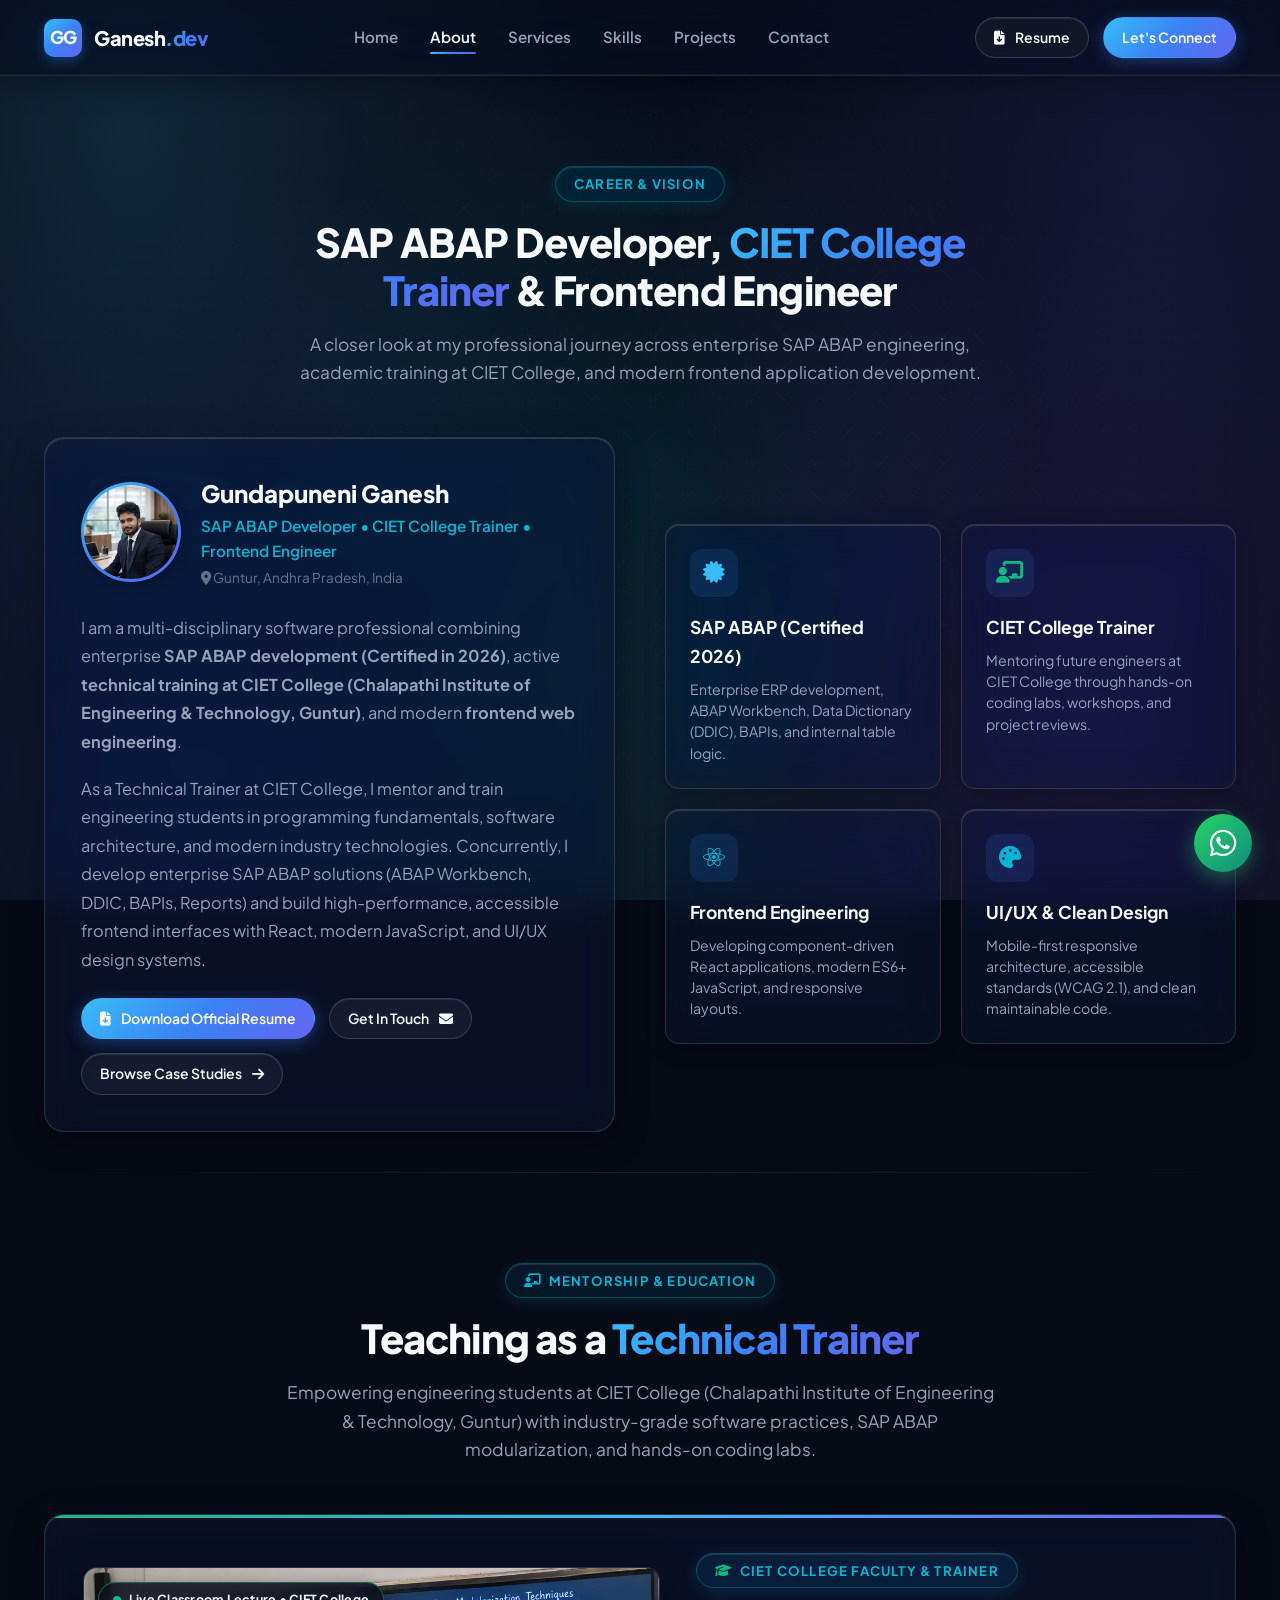
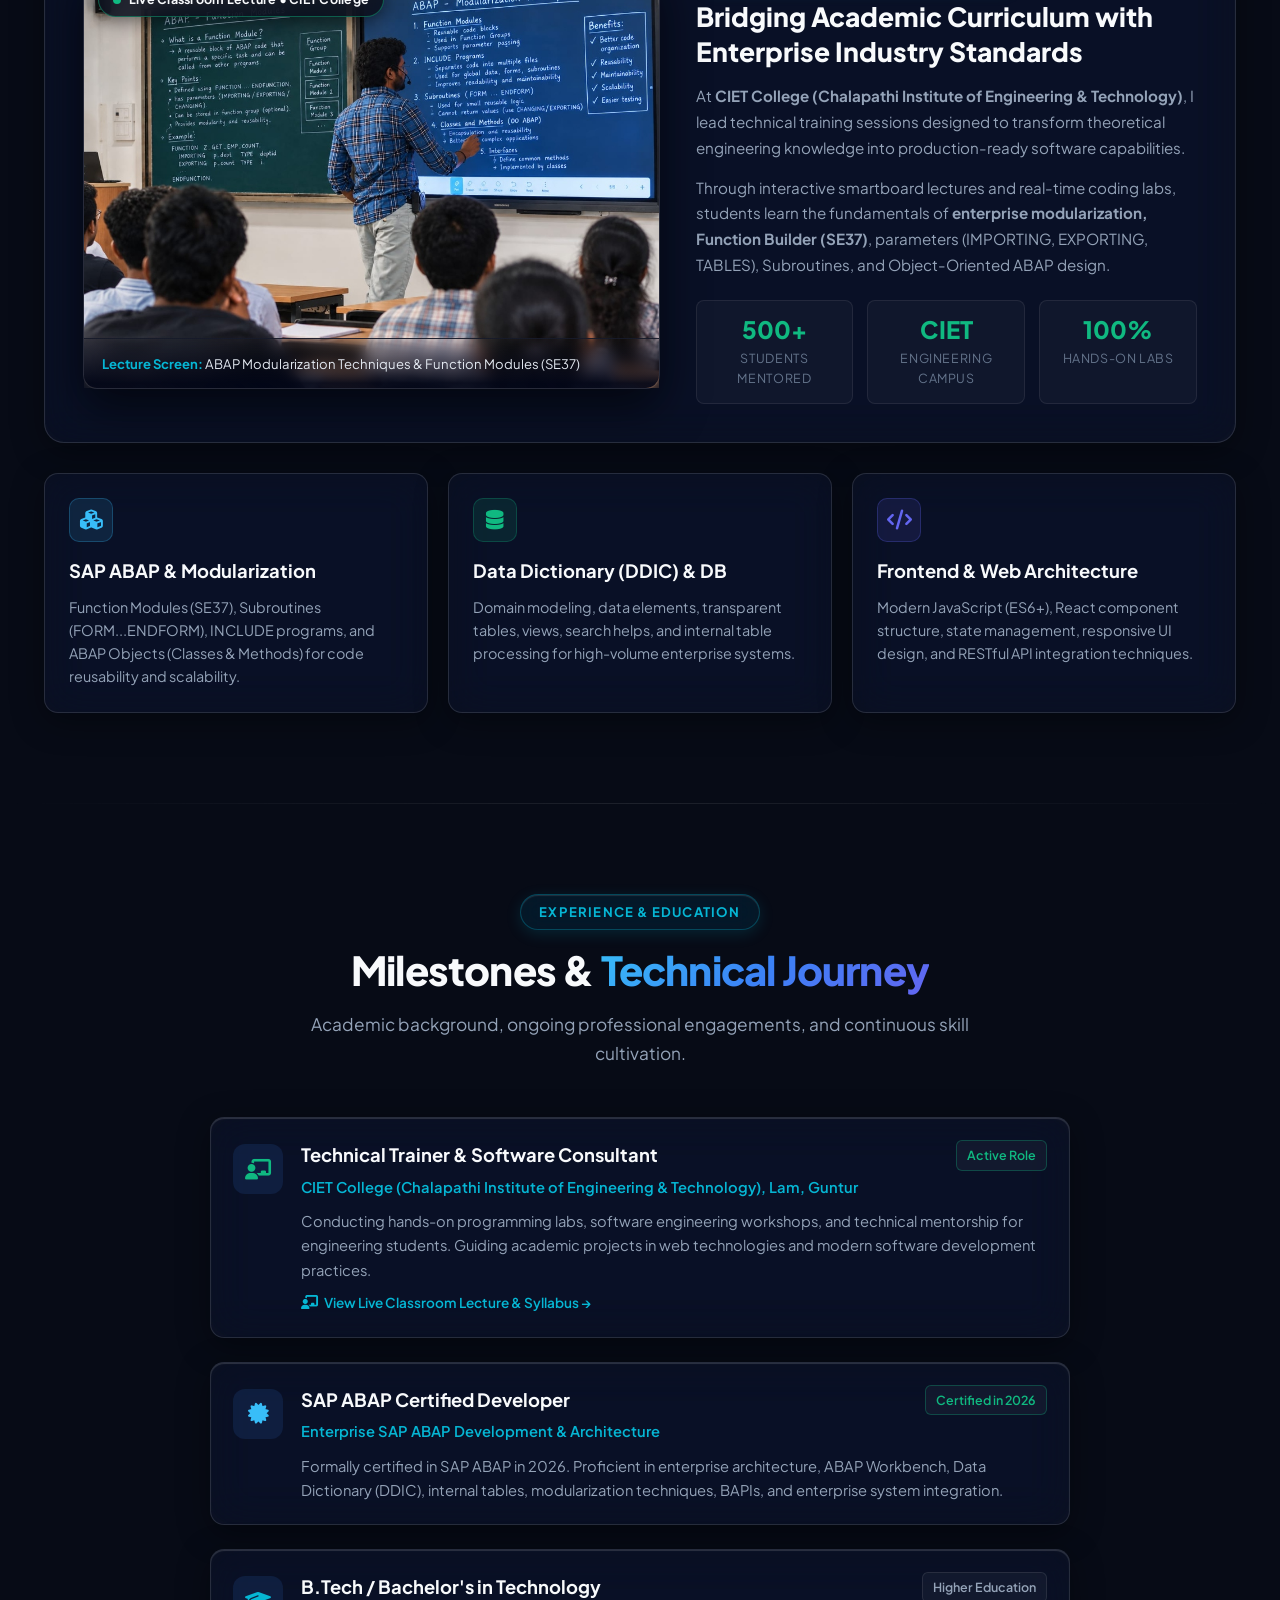
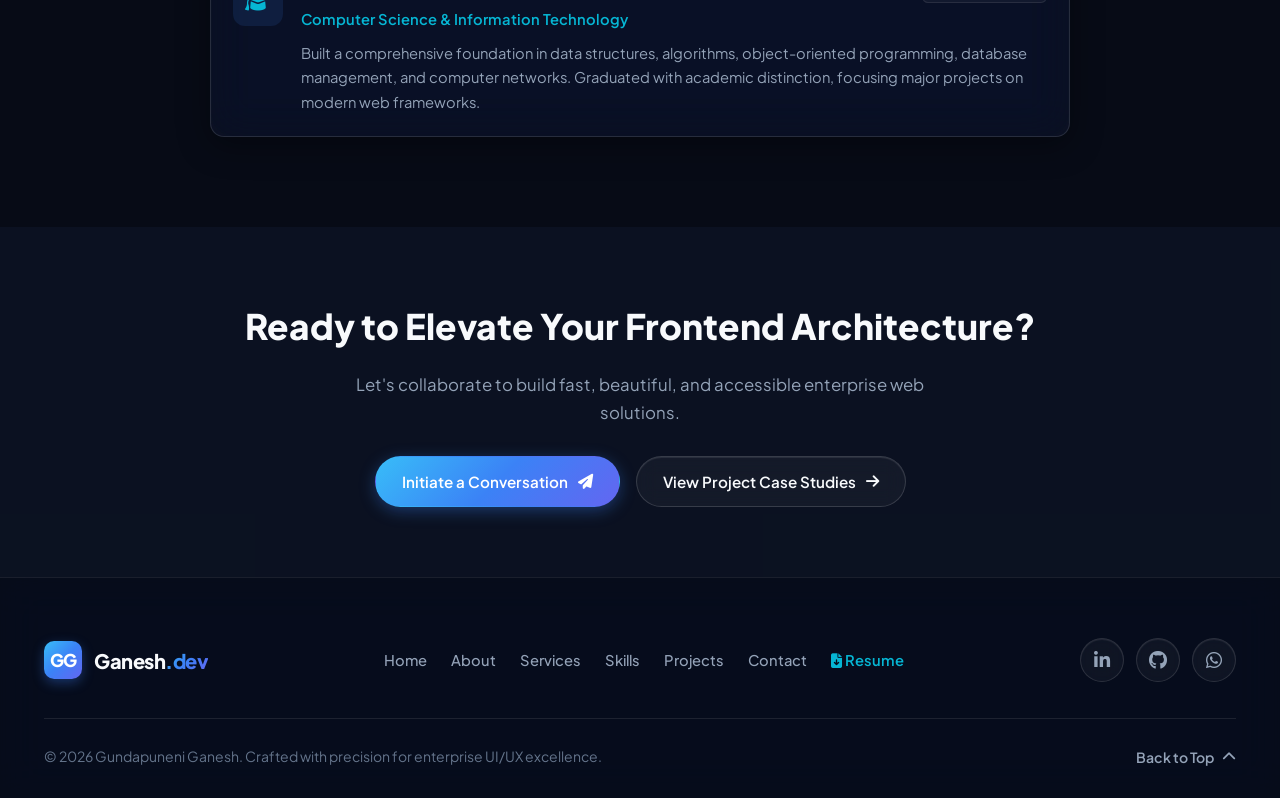
<file: Portfolio/about.html>
<!DOCTYPE html>
<html lang="en">
<head>
    <meta charset="UTF-8">
    <meta name="viewport" content="width=device-width, initial-scale=1.0">
    <meta name="description" content="About Gundapuneni Ganesh - Senior Frontend Engineer & UI/UX Specialist. Career trajectory, technical education, design philosophy, and core achievements.">
    <title>About Me | Gundapuneni Ganesh - Frontend Engineer & UI/UX Specialist</title>
    
    <!-- Fonts & Icons -->
    <link rel="preconnect" href="https://fonts.googleapis.com">
    <link rel="preconnect" href="https://fonts.gstatic.com" crossorigin>
    <link href="https://fonts.googleapis.com/css2?family=Plus+Jakarta+Sans:wght@300;400;500;600;700;800&display=swap" rel="stylesheet">
    <link rel="stylesheet" href="https://cdnjs.cloudflare.com/ajax/libs/font-awesome/6.5.1/css/all.min.css">
    
    <!-- Enterprise Design System Stylesheet & Page Transitions -->
    <link rel="stylesheet" href="one.css">
    <script src="transitions.js" defer></script>
</head>
<body>

    <!-- ==========================================================================
         STICKY NAVIGATION HEADER
         ========================================================================== -->
    <header class="navbar" id="navbar">
        <div class="container navbar-inner">
            <a href="index.html" class="brand-logo" aria-label="Ganesh Portfolio Home">
                <div class="brand-badge">GG</div>
                <div class="brand-text">Ganesh<span>.dev</span></div>
            </a>

            <nav>
                <ul class="nav-links" id="navLinks">
                    <li><a href="index.html" class="nav-link">Home</a></li>
                    <li><a href="about.html" class="nav-link active">About</a></li>
                    <li><a href="index.html#services" class="nav-link">Services</a></li>
                    <li><a href="skills.html" class="nav-link">Skills</a></li>
                    <li><a href="projects.html" class="nav-link">Projects</a></li>
                    <li><a href="contact.html" class="nav-link">Contact</a></li>
                    <li class="mobile-resume-item"><a href="Ganesh_Resume.pdf" download="Ganesh_Resume.pdf" class="nav-link" style="color: var(--accent-cyan);"><i class="fas fa-file-download"></i> Download Resume</a></li>
                </ul>
            </nav>

            <div class="nav-cta">
                <a href="Ganesh_Resume.pdf" download="Ganesh_Resume.pdf" class="btn btn-outline btn-sm resume-nav-btn" title="Download Official Resume (PDF)"><i class="fas fa-file-download"></i> <span>Resume</span></a>
                <a href="contact.html" class="btn btn-primary btn-sm">Let's Connect</a>
                <button class="nav-toggle" id="navToggle" aria-label="Toggle navigation menu">
                    <i class="fas fa-bars"></i>
                </button>
            </div>
        </div>
    </header>

    <main>
        <!-- ==========================================================================
             ABOUT HERO BANNER
             ========================================================================== -->
        <section class="section" style="padding-bottom: 40px;">
            <div class="container">
                <div class="section-header">
                    <div class="eyebrow-badge">Career & Vision</div>
                    <h1 class="section-title">SAP ABAP Developer, <span>CIET College Trainer</span> & Frontend Engineer</h1>
                    <p class="section-subtitle">
                        A closer look at my professional journey across enterprise SAP ABAP engineering, academic training at CIET College, and modern frontend application development.
                    </p>
                </div>

                <div class="about-grid">
                    <!-- Left: Profile & Key Highlights Card -->
                    <div class="about-card">
                        <div style="display: flex; align-items: center; gap: 20px; margin-bottom: 24px;">
                            <div style="width: 100px; height: 100px; border-radius: 50%; padding: 3px; background: var(--gradient-primary); flex-shrink: 0; box-shadow: var(--shadow-md);">
                                <img src="profile-executive.png" alt="Gundapuneni Ganesh" style="width: 100%; height: 100%; border-radius: 50%; object-fit: cover; object-position: center 15%;">
                            </div>
                            <div>
                                <h2 style="font-size: 1.5rem; font-weight: 800; color: var(--text-primary);">Gundapuneni Ganesh</h2>
                                <div style="color: var(--accent-cyan); font-weight: 600; font-size: 0.95rem;">SAP ABAP Developer &bull; CIET College Trainer &bull; Frontend Engineer</div>
                                <div style="color: var(--text-muted); font-size: 0.85rem; margin-top: 4px;"><i class="fas fa-map-marker-alt"></i> Guntur, Andhra Pradesh, India</div>
                            </div>
                        </div>

                        <p>
                            I am a multi-disciplinary software professional combining enterprise <strong>SAP ABAP development (Certified in 2026)</strong>, active <strong>technical training at CIET College (Chalapathi Institute of Engineering & Technology, Guntur)</strong>, and modern <strong>frontend web engineering</strong>.
                        </p>
                        <p>
                            As a Technical Trainer at CIET College, I mentor and train engineering students in programming fundamentals, software architecture, and modern industry technologies. Concurrently, I develop enterprise SAP ABAP solutions (ABAP Workbench, DDIC, BAPIs, Reports) and build high-performance, accessible frontend interfaces with React, modern JavaScript, and UI/UX design systems.
                        </p>

                        <div style="display: flex; gap: 14px; flex-wrap: wrap; margin-top: 24px;">
                            <a href="Ganesh_Resume.pdf" download="Ganesh_Resume.pdf" class="btn btn-primary btn-sm" title="Download Official Resume (PDF)">
                                <i class="fas fa-file-download"></i>
                                <span>Download Official Resume</span>
                            </a>
                            <a href="contact.html" class="btn btn-outline btn-sm">
                                <span>Get In Touch</span>
                                <i class="fas fa-envelope"></i>
                            </a>
                            <a href="projects.html" class="btn btn-outline btn-sm">
                                <span>Browse Case Studies</span>
                                <i class="fas fa-arrow-right"></i>
                            </a>
                        </div>
                    </div>

                    <!-- Right: Technical Foundations & Engineering Philosophy -->
                    <div class="pillars-grid">
                        <div class="pillar-card">
                            <div class="pillar-icon" style="color: #38bdf8;"><i class="fas fa-certificate"></i></div>
                            <h3 class="pillar-title">SAP ABAP (Certified 2026)</h3>
                            <p class="pillar-desc">Enterprise ERP development, ABAP Workbench, Data Dictionary (DDIC), BAPIs, and internal table logic.</p>
                        </div>

                        <div class="pillar-card">
                            <div class="pillar-icon" style="color: #10b981;"><i class="fas fa-chalkboard-teacher"></i></div>
                            <h3 class="pillar-title">CIET College Trainer</h3>
                            <p class="pillar-desc">Mentoring future engineers at CIET College through hands-on coding labs, workshops, and project reviews.</p>
                        </div>

                        <div class="pillar-card">
                            <div class="pillar-icon"><i class="fab fa-react"></i></div>
                            <h3 class="pillar-title">Frontend Engineering</h3>
                            <p class="pillar-desc">Developing component-driven React applications, modern ES6+ JavaScript, and responsive layouts.</p>
                        </div>

                        <div class="pillar-card">
                            <div class="pillar-icon"><i class="fas fa-palette"></i></div>
                            <h3 class="pillar-title">UI/UX & Clean Design</h3>
                            <p class="pillar-desc">Mobile-first responsive architecture, accessible standards (WCAG 2.1), and clean maintainable code.</p>
                        </div>
                    </div>
                </div>
            </div>
        </section>

        <div class="section-divider"></div>

        <!-- ==========================================================================
             TEACHING AS A TRAINER SECTION (CIET COLLEGE)
             ========================================================================== -->
        <section class="section" id="teaching-trainer">
            <div class="container">
                <div class="section-header">
                    <div class="eyebrow-badge"><i class="fas fa-chalkboard-teacher"></i> Mentorship & Education</div>
                    <h2 class="section-title">Teaching as a <span>Technical Trainer</span></h2>
                    <p class="section-subtitle">
                        Empowering engineering students at CIET College (Chalapathi Institute of Engineering & Technology, Guntur) with industry-grade software practices, SAP ABAP modularization, and hands-on coding labs.
                    </p>
                </div>

                <div class="teaching-full-grid">
                    <div class="trainer-spotlight-image-col">
                        <div class="trainer-spotlight-frame">
                            <img src="trainer-classroom.jpg" alt="Ganesh lecturing on ABAP Modularization Techniques and Function Modules at CIET College" class="trainer-spotlight-img" loading="lazy">
                            <div class="trainer-live-tag">
                                <span class="pulse-dot"></span> Live Classroom Lecture &bull; CIET College
                            </div>
                            <div class="trainer-screen-caption">
                                <strong>Lecture Screen:</strong> ABAP Modularization Techniques & Function Modules (SE37)
                            </div>
                        </div>
                    </div>

                    <div class="trainer-spotlight-content-col">
                        <div class="eyebrow-badge" style="margin-bottom: 12px; display: inline-flex; align-items: center; gap: 8px;">
                            <i class="fas fa-graduation-cap" style="color: #10b981;"></i> CIET College Faculty & Trainer
                        </div>
                        <h3 style="font-size: 1.65rem; font-weight: 800; margin-bottom: 14px; color: var(--text-primary); line-height: 1.3;">
                            Bridging Academic Curriculum with <span>Enterprise Industry Standards</span>
                        </h3>
                        <p style="color: var(--text-secondary); font-size: 0.95rem; line-height: 1.7; margin-bottom: 14px;">
                            At <strong>CIET College (Chalapathi Institute of Engineering & Technology)</strong>, I lead technical training sessions designed to transform theoretical engineering knowledge into production-ready software capabilities.
                        </p>
                        <p style="color: var(--text-secondary); font-size: 0.95rem; line-height: 1.7; margin-bottom: 18px;">
                            Through interactive smartboard lectures and real-time coding labs, students learn the fundamentals of <strong>enterprise modularization, Function Builder (SE37)</strong>, parameters (IMPORTING, EXPORTING, TABLES), Subroutines, and Object-Oriented ABAP design.
                        </p>

                        <div class="trainer-stats-row">
                            <div class="trainer-stat-card">
                                <div class="trainer-stat-number">500+</div>
                                <div class="trainer-stat-desc">Students Mentored</div>
                            </div>
                            <div class="trainer-stat-card">
                                <div class="trainer-stat-number">CIET</div>
                                <div class="trainer-stat-desc">Engineering Campus</div>
                            </div>
                            <div class="trainer-stat-card">
                                <div class="trainer-stat-number">100%</div>
                                <div class="trainer-stat-desc">Hands-On Labs</div>
                            </div>
                        </div>
                    </div>
                </div>

                <!-- Syllabus & Training Modules Covered -->
                <div class="trainer-curriculum-cards">
                    <div class="trainer-curr-card">
                        <div class="trainer-curr-icon" style="color: #38bdf8; background: rgba(56, 189, 248, 0.12); border-color: rgba(56, 189, 248, 0.25);"><i class="fas fa-cubes"></i></div>
                        <h4 style="font-size: 1.15rem; font-weight: 700; color: var(--text-primary); margin-bottom: 10px;">SAP ABAP & Modularization</h4>
                        <p style="color: var(--text-secondary); font-size: 0.9rem; line-height: 1.6;">
                            Function Modules (SE37), Subroutines (FORM...ENDFORM), INCLUDE programs, and ABAP Objects (Classes & Methods) for code reusability and scalability.
                        </p>
                    </div>

                    <div class="trainer-curr-card">
                        <div class="trainer-curr-icon" style="color: #10b981; background: rgba(16, 185, 129, 0.12); border-color: rgba(16, 185, 129, 0.25);"><i class="fas fa-database"></i></div>
                        <h4 style="font-size: 1.15rem; font-weight: 700; color: var(--text-primary); margin-bottom: 10px;">Data Dictionary (DDIC) & DB</h4>
                        <p style="color: var(--text-secondary); font-size: 0.9rem; line-height: 1.6;">
                            Domain modeling, data elements, transparent tables, views, search helps, and internal table processing for high-volume enterprise systems.
                        </p>
                    </div>

                    <div class="trainer-curr-card">
                        <div class="trainer-curr-icon" style="color: #6366f1; background: rgba(99, 102, 241, 0.12); border-color: rgba(99, 102, 241, 0.25);"><i class="fas fa-code"></i></div>
                        <h4 style="font-size: 1.15rem; font-weight: 700; color: var(--text-primary); margin-bottom: 10px;">Frontend & Web Architecture</h4>
                        <p style="color: var(--text-secondary); font-size: 0.9rem; line-height: 1.6;">
                            Modern JavaScript (ES6+), React component structure, state management, responsive UI design, and RESTful API integration techniques.
                        </p>
                    </div>
                </div>
            </div>
        </section>

        <div class="section-divider"></div>

        <!-- ==========================================================================
             ACADEMIC & PROFESSIONAL TIMELINE
             ========================================================================== -->
        <section class="section">
            <div class="container">
                <div class="section-header">
                    <div class="eyebrow-badge">Experience & Education</div>
                    <h2 class="section-title">Milestones & <span>Technical Journey</span></h2>
                    <p class="section-subtitle">
                        Academic background, ongoing professional engagements, and continuous skill cultivation.
                    </p>
                </div>

                <div style="max-width: 860px; margin: 0 auto; display: flex; flex-direction: column; gap: 24px;">
                    <!-- Milestone 1 -->
                    <div class="contact-detail-card" style="align-items: flex-start;">
                        <div class="contact-icon-box" style="margin-top: 4px; color: #10b981;"><i class="fas fa-chalkboard-teacher"></i></div>
                        <div>
                            <div style="display: flex; justify-content: space-between; align-items: center; flex-wrap: wrap; gap: 8px;">
                                <h3 style="font-size: 1.15rem; font-weight: 700; color: var(--text-primary);">Technical Trainer & Software Consultant</h3>
                                <span class="tech-tag" style="color: var(--accent-emerald); border-color: rgba(16, 185, 129, 0.3);">Active Role</span>
                            </div>
                            <div style="color: var(--accent-cyan); font-weight: 600; font-size: 0.92rem; margin: 4px 0 10px;">CIET College (Chalapathi Institute of Engineering & Technology), Lam, Guntur</div>
                            <p style="color: var(--text-secondary); font-size: 0.92rem; line-height: 1.65;">
                                Conducting hands-on programming labs, software engineering workshops, and technical mentorship for engineering students. Guiding academic projects in web technologies and modern software development practices.
                            </p>
                            <a href="#teaching-trainer" style="display: inline-flex; align-items: center; gap: 6px; margin-top: 10px; color: var(--accent-cyan); font-size: 0.85rem; font-weight: 600; text-decoration: none;">
                                <i class="fas fa-chalkboard-teacher"></i> View Live Classroom Lecture & Syllabus &rarr;
                            </a>
                        </div>
                    </div>

                    <!-- Milestone 2 -->
                    <div class="contact-detail-card" style="align-items: flex-start;">
                        <div class="contact-icon-box" style="margin-top: 4px; color: #38bdf8;"><i class="fas fa-certificate"></i></div>
                        <div>
                            <div style="display: flex; justify-content: space-between; align-items: center; flex-wrap: wrap; gap: 8px;">
                                <h3 style="font-size: 1.15rem; font-weight: 700; color: var(--text-primary);">SAP ABAP Certified Developer</h3>
                                <span class="tech-tag" style="color: var(--accent-emerald); border-color: rgba(16, 185, 129, 0.3);">Certified in 2026</span>
                            </div>
                            <div style="color: var(--accent-cyan); font-weight: 600; font-size: 0.92rem; margin: 4px 0 10px;">Enterprise SAP ABAP Development & Architecture</div>
                            <p style="color: var(--text-secondary); font-size: 0.92rem; line-height: 1.65;">
                                Formally certified in SAP ABAP in 2026. Proficient in enterprise architecture, ABAP Workbench, Data Dictionary (DDIC), internal tables, modularization techniques, BAPIs, and enterprise system integration.
                            </p>
                        </div>
                    </div>

                    <!-- Milestone 3 -->
                    <div class="contact-detail-card" style="align-items: flex-start;">
                        <div class="contact-icon-box" style="margin-top: 4px;"><i class="fas fa-graduation-cap"></i></div>
                        <div>
                            <div style="display: flex; justify-content: space-between; align-items: center; flex-wrap: wrap; gap: 8px;">
                                <h3 style="font-size: 1.15rem; font-weight: 700; color: var(--text-primary);">B.Tech / Bachelor's in Technology</h3>
                                <span class="tech-tag">Higher Education</span>
                            </div>
                            <div style="color: var(--accent-cyan); font-weight: 600; font-size: 0.92rem; margin: 4px 0 10px;">Computer Science & Information Technology</div>
                            <p style="color: var(--text-secondary); font-size: 0.92rem; line-height: 1.65;">
                                Built a comprehensive foundation in data structures, algorithms, object-oriented programming, database management, and computer networks. Graduated with academic distinction, focusing major projects on modern web frameworks.
                            </p>
                        </div>
                    </div>
                </div>
            </div>
        </section>

        <!-- ==========================================================================
             BOTTOM CTA BANNER
             ========================================================================== -->
        <section class="section" style="background: var(--bg-surface); padding: 70px 0;">
            <div class="container" style="text-align: center;">
                <h2 style="font-size: 2.2rem; font-weight: 800; margin-bottom: 16px;">Ready to Elevate Your Frontend Architecture?</h2>
                <p style="color: var(--text-secondary); max-width: 600px; margin: 0 auto 30px; font-size: 1.05rem;">
                    Let's collaborate to build fast, beautiful, and accessible enterprise web solutions.
                </p>
                <div style="display: flex; justify-content: center; gap: 16px; flex-wrap: wrap;">
                    <a href="contact.html" class="btn btn-primary">
                        <span>Initiate a Conversation</span>
                        <i class="fas fa-paper-plane"></i>
                    </a>
                    <a href="projects.html" class="btn btn-outline">
                        <span>View Project Case Studies</span>
                        <i class="fas fa-arrow-right"></i>
                    </a>
                </div>
            </div>
        </section>
    </main>

    <!-- ==========================================================================
         SITE FOOTER
         ========================================================================== -->
    <footer class="site-footer">
        <div class="container">
            <div class="footer-top">
                <a href="index.html" class="brand-logo">
                    <div class="brand-badge">GG</div>
                    <div class="brand-text">Ganesh<span>.dev</span></div>
                </a>

                <ul class="footer-nav">
                    <li><a href="index.html">Home</a></li>
                    <li><a href="about.html">About</a></li>
                    <li><a href="index.html#services">Services</a></li>
                    <li><a href="skills.html">Skills</a></li>
                    <li><a href="projects.html">Projects</a></li>
                    <li><a href="contact.html">Contact</a></li>
                    <li><a href="Ganesh_Resume.pdf" download="Ganesh_Resume.pdf" style="color: var(--accent-cyan); font-weight: 600;"><i class="fas fa-file-download"></i> Resume</a></li>
                </ul>

                <div class="social-pills">
                    <a href="https://www.linkedin.com/in/venkysykam" target="_blank" rel="noopener noreferrer" class="social-pill" aria-label="LinkedIn"><i class="fab fa-linkedin-in"></i></a>
                    <a href="https://github.com/Gundapuneni-Ganesh" target="_blank" rel="noopener noreferrer" class="social-pill" aria-label="GitHub"><i class="fab fa-github"></i></a>
                    <a href="https://wa.me/917989146193" target="_blank" rel="noopener noreferrer" class="social-pill" aria-label="WhatsApp"><i class="fab fa-whatsapp"></i></a>
                </div>
            </div>

            <div class="footer-bottom">
                <p>&copy; 2026 Gundapuneni Ganesh. Crafted with precision for enterprise UI/UX excellence.</p>
                <button class="back-to-top" onclick="window.scrollTo({top: 0, behavior: 'smooth'})">
                    <span>Back to Top</span>
                    <i class="fas fa-chevron-up"></i>
                </button>
            </div>
        </div>
    </footer>

    <!-- ==========================================================================
         WHATSAPP FLOATING TOGGLE
         ========================================================================== -->
    <a href="https://wa.me/917989146193?text=Hello%20Ganesh,%20I%20visited%20your%20portfolio%20and%20would%20like%20to%20connect!" 
       target="_blank" 
       rel="noopener noreferrer" 
       class="whatsapp-toggle" 
       aria-label="Chat on WhatsApp with Ganesh (+91 79891 46193)" 
       title="Chat on WhatsApp (+91 79891 46193)">
        <div class="whatsapp-toggle-btn">
            <i class="fab fa-whatsapp"></i>
        </div>
        <span class="whatsapp-toggle-label">WhatsApp <span>+91 79891 46193</span></span>
    </a>

    <script>
        const navToggle = document.getElementById('navToggle');
        const navLinks = document.getElementById('navLinks');
        if (navToggle && navLinks) {
            navToggle.addEventListener('click', () => {
                navLinks.classList.toggle('active');
            });
        }
    </script>
</body>
</html>
</file>
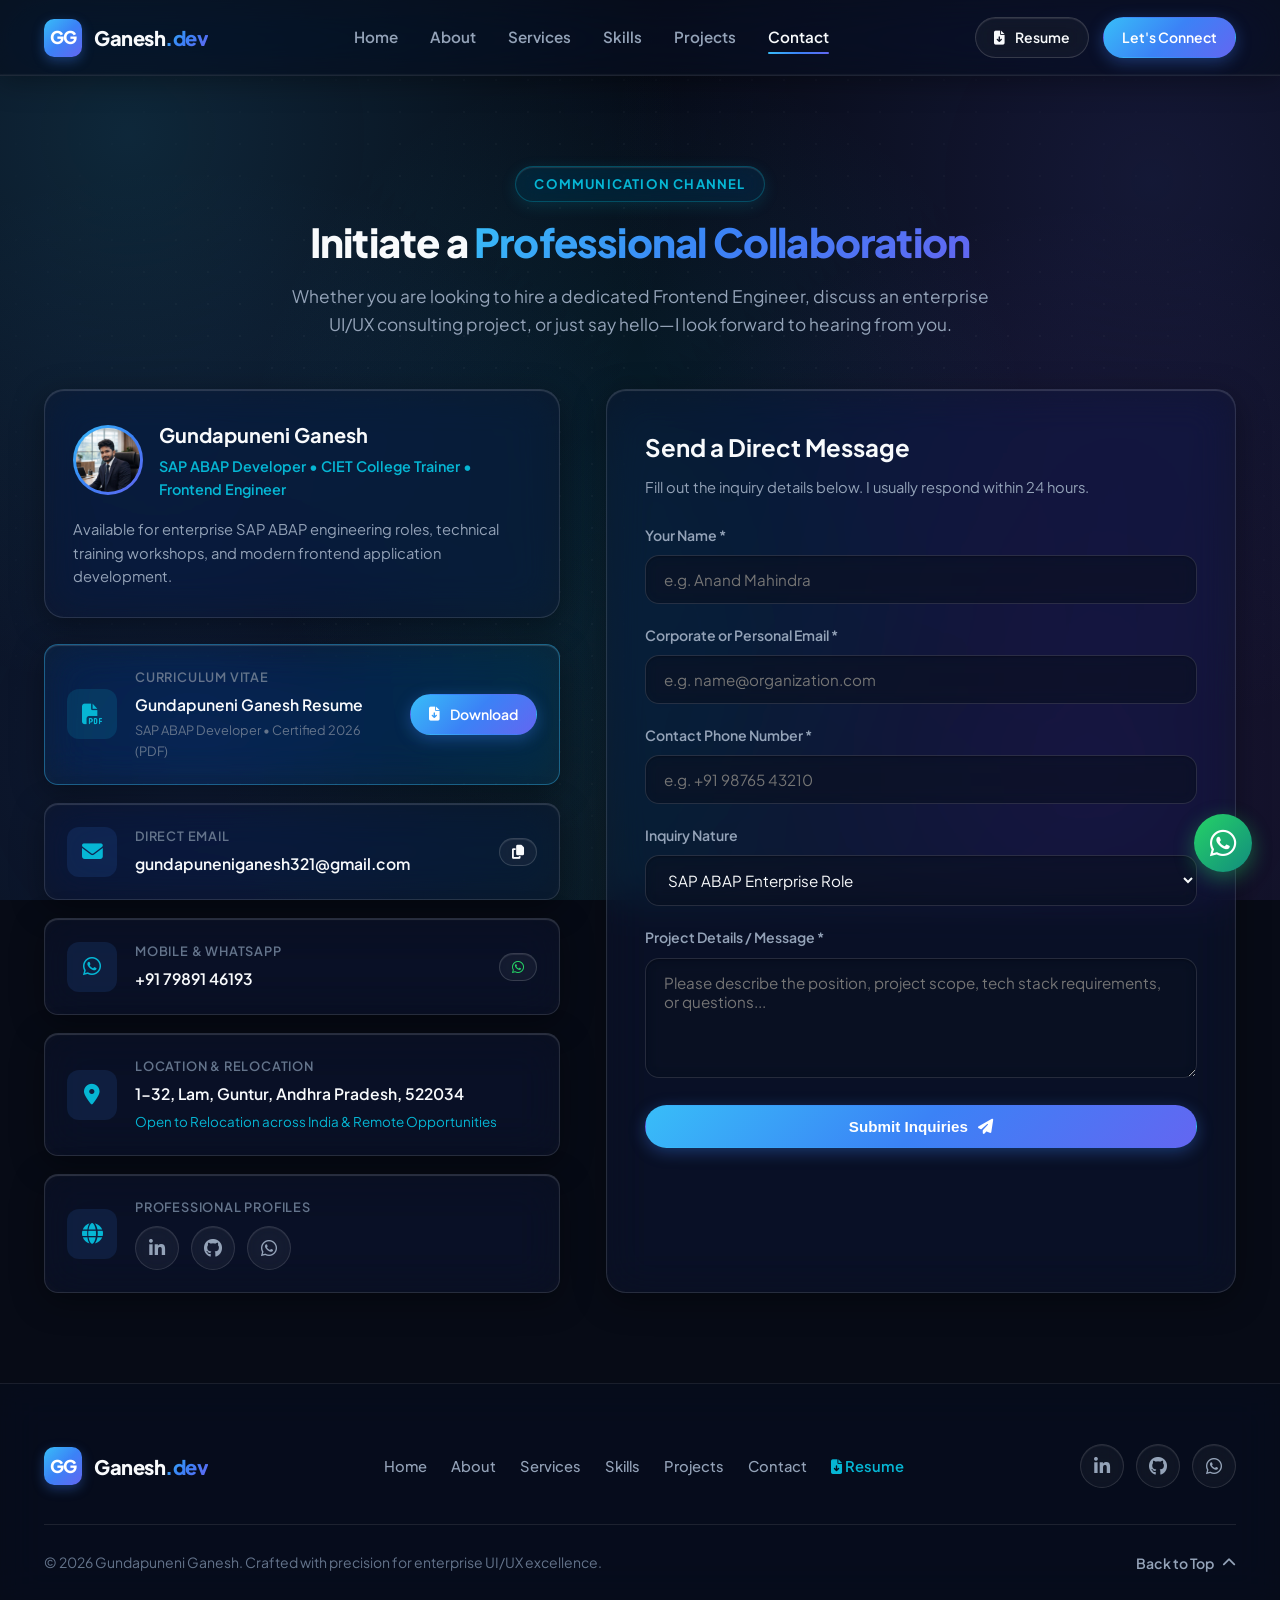
<file: Portfolio/contact.html>
<!DOCTYPE html>
<html lang="en">
<head>
    <meta charset="UTF-8">
    <meta name="viewport" content="width=device-width, initial-scale=1.0">
    <meta name="description" content="Contact Gundapuneni Ganesh - Senior Frontend Engineer & UI/UX Specialist. Available for corporate roles, enterprise consulting, and innovative web projects.">
    <title>Contact & Inquiries | Gundapuneni Ganesh</title>
    
    <!-- Fonts & Icons -->
    <link rel="preconnect" href="https://fonts.googleapis.com">
    <link rel="preconnect" href="https://fonts.gstatic.com" crossorigin>
    <link href="https://fonts.googleapis.com/css2?family=Plus+Jakarta+Sans:wght@300;400;500;600;700;800&display=swap" rel="stylesheet">
    <link rel="stylesheet" href="https://cdnjs.cloudflare.com/ajax/libs/font-awesome/6.5.1/css/all.min.css">
    
    <!-- Enterprise Design System Stylesheet & Page Transitions -->
    <link rel="stylesheet" href="one.css">
    <script src="transitions.js" defer></script>
</head>
<body>

    <!-- ==========================================================================
         STICKY NAVIGATION HEADER
         ========================================================================== -->
    <header class="navbar" id="navbar">
        <div class="container navbar-inner">
            <a href="index.html" class="brand-logo" aria-label="Ganesh Portfolio Home">
                <div class="brand-badge">GG</div>
                <div class="brand-text">Ganesh<span>.dev</span></div>
            </a>

            <nav>
                <ul class="nav-links" id="navLinks">
                    <li><a href="index.html" class="nav-link">Home</a></li>
                    <li><a href="about.html" class="nav-link">About</a></li>
                    <li><a href="index.html#services" class="nav-link">Services</a></li>
                    <li><a href="skills.html" class="nav-link">Skills</a></li>
                    <li><a href="projects.html" class="nav-link">Projects</a></li>
                    <li><a href="contact.html" class="nav-link active">Contact</a></li>
                    <li class="mobile-resume-item"><a href="Ganesh_Resume.pdf" download="Ganesh_Resume.pdf" class="nav-link" style="color: var(--accent-cyan);"><i class="fas fa-file-download"></i> Download Resume</a></li>
                </ul>
            </nav>

            <div class="nav-cta">
                <a href="Ganesh_Resume.pdf" download="Ganesh_Resume.pdf" class="btn btn-outline btn-sm resume-nav-btn" title="Download Official Resume (PDF)"><i class="fas fa-file-download"></i> <span>Resume</span></a>
                <a href="contact.html" class="btn btn-primary btn-sm">Let's Connect</a>
                <button class="nav-toggle" id="navToggle" aria-label="Toggle navigation menu">
                    <i class="fas fa-bars"></i>
                </button>
            </div>
        </div>
    </header>

    <main>
        <!-- ==========================================================================
             CONTACT HEADER
             ========================================================================== -->
        <section class="section">
            <div class="container">
                <div class="section-header">
                    <div class="eyebrow-badge">Communication Channel</div>
                    <h1 class="section-title">Initiate a <span>Professional Collaboration</span></h1>
                    <p class="section-subtitle">
                        Whether you are looking to hire a dedicated Frontend Engineer, discuss an enterprise UI/UX consulting project, or just say hello—I look forward to hearing from you.
                    </p>
                </div>

                <div class="contact-grid">
                    <!-- Left: Direct Channels & Credentials -->
                    <div class="contact-info-panel">
                        <!-- Profile Card -->
                        <div class="about-card" style="padding: 28px; margin-bottom: 8px;">
                            <div style="display: flex; align-items: center; gap: 16px;">
                                <div style="width: 70px; height: 70px; border-radius: 50%; padding: 3px; background: var(--gradient-primary); flex-shrink: 0;">
                                    <img src="profile-executive.png" alt="Gundapuneni Ganesh" style="width: 100%; height: 100%; border-radius: 50%; object-fit: cover; object-position: center 15%;">
                                </div>
                                <div>
                                    <h3 style="font-size: 1.25rem; font-weight: 700; margin-bottom: 4px;">Gundapuneni Ganesh</h3>
                                    <div style="color: var(--accent-cyan); font-size: 0.9rem; font-weight: 600;">SAP ABAP Developer &bull; CIET College Trainer &bull; Frontend Engineer</div>
                                </div>
                            </div>
                            <p style="font-size: 0.92rem; color: var(--text-secondary); margin-top: 16px; margin-bottom: 0; line-height: 1.6;">
                                Available for enterprise SAP ABAP engineering roles, technical training workshops, and modern frontend application development.
                            </p>
                        </div>

                        <!-- Resume / Curriculum Vitae Card -->
                        <div class="contact-detail-card" style="border-color: rgba(56, 189, 248, 0.4); background: rgba(56, 189, 248, 0.06);">
                            <div class="contact-icon-box" style="color: var(--accent-cyan); background: rgba(6, 182, 212, 0.15);"><i class="fas fa-file-pdf"></i></div>
                            <div style="flex-grow: 1;">
                                <div class="contact-meta-label">Curriculum Vitae</div>
                                <div class="contact-meta-value">Gundapuneni Ganesh Resume</div>
                                <div style="font-size: 0.8rem; color: var(--text-muted); margin-top: 2px;">SAP ABAP Developer &bull; Certified 2026 (PDF)</div>
                            </div>
                            <a href="Ganesh_Resume.pdf" download="Ganesh_Resume.pdf" class="btn btn-primary btn-sm" title="Download Official Resume (PDF)" style="padding: 8px 18px;">
                                <i class="fas fa-file-download"></i>
                                <span>Download</span>
                            </a>
                        </div>

                        <!-- Email Detail -->
                        <div class="contact-detail-card">
                            <div class="contact-icon-box"><i class="fas fa-envelope"></i></div>
                            <div style="flex-grow: 1;">
                                <div class="contact-meta-label">Direct Email</div>
                                <div class="contact-meta-value">
                                    <a href="mailto:gundapuneniganesh321@gmail.com">gundapuneniganesh321@gmail.com</a>
                                </div>
                            </div>
                            <button onclick="copyToClipboard('gundapuneniganesh321@gmail.com', this)" class="btn btn-outline btn-sm" title="Copy Email" style="padding: 6px 12px;">
                                <i class="fas fa-copy"></i>
                            </button>
                        </div>

                        <!-- Phone / WhatsApp Detail -->
                        <div class="contact-detail-card">
                            <div class="contact-icon-box"><i class="fab fa-whatsapp"></i></div>
                            <div style="flex-grow: 1;">
                                <div class="contact-meta-label">Mobile & WhatsApp</div>
                                <div class="contact-meta-value">
                                    <a href="https://wa.me/917989146193" target="_blank" rel="noopener noreferrer">+91 79891 46193</a>
                                </div>
                            </div>
                            <a href="https://wa.me/917989146193" target="_blank" rel="noopener noreferrer" class="btn btn-outline btn-sm" title="Chat on WhatsApp" style="padding: 6px 12px; color: #25D366;">
                                <i class="fab fa-whatsapp"></i>
                            </a>
                        </div>

                        <!-- Location Detail -->
                        <div class="contact-detail-card">
                            <div class="contact-icon-box"><i class="fas fa-map-marker-alt"></i></div>
                            <div>
                                <div class="contact-meta-label">Location & Relocation</div>
                                <div class="contact-meta-value">
                                    1-32, Lam, Guntur, Andhra Pradesh, 522034
                                </div>
                                <div style="font-size: 0.84rem; color: var(--accent-cyan); margin-top: 4px;">
                                    Open to Relocation across India & Remote Opportunities
                                </div>
                            </div>
                        </div>

                        <!-- Social Media Links -->
                        <div class="contact-detail-card">
                            <div class="contact-icon-box"><i class="fas fa-globe"></i></div>
                            <div>
                                <div class="contact-meta-label">Professional Profiles</div>
                                <div class="social-pills" style="margin-top: 8px;">
                                    <a href="https://www.linkedin.com/in/venkysykam" target="_blank" rel="noopener noreferrer" class="social-pill" title="LinkedIn" aria-label="LinkedIn"><i class="fab fa-linkedin-in"></i></a>
                                    <a href="https://github.com/Gundapuneni-Ganesh" target="_blank" rel="noopener noreferrer" class="social-pill" title="GitHub" aria-label="GitHub"><i class="fab fa-github"></i></a>
                                    <a href="https://wa.me/917989146193" target="_blank" rel="noopener noreferrer" class="social-pill" title="WhatsApp" aria-label="WhatsApp"><i class="fab fa-whatsapp"></i></a>
                                </div>
                            </div>
                        </div>
                    </div>

                    <!-- Right: Modern Validated Interactive Form -->
                    <div class="contact-form-panel">
                        <h2 style="font-size: 1.5rem; font-weight: 700; margin-bottom: 8px;">Send a Direct Message</h2>
                        <p style="color: var(--text-secondary); font-size: 0.92rem; margin-bottom: 24px;">
                            Fill out the inquiry details below. I usually respond within 24 hours.
                        </p>

                        <form id="contactFormPage" action="https://formspree.io/f/mppznvld" method="POST" onsubmit="handleContactPageSubmit(event)">
                            <input type="hidden" name="_subject" value="New Portfolio Inquiry - Contact Page">
                            <div class="form-group">
                                <label class="form-label" for="contactName">Your Name *</label>
                                <input type="text" id="contactName" name="name" class="form-control" placeholder="e.g. Anand Mahindra" required>
                            </div>

                            <div class="form-group">
                                <label class="form-label" for="contactEmail">Corporate or Personal Email *</label>
                                <input type="email" id="contactEmail" name="email" class="form-control" placeholder="e.g. name@organization.com" required>
                            </div>

                            <div class="form-group">
                                <label class="form-label" for="contactPhone">Contact Phone Number *</label>
                                <input type="tel" id="contactPhone" name="phone" class="form-control" placeholder="e.g. +91 98765 43210" required>
                            </div>

                            <div class="form-group">
                                <label class="form-label" for="contactSubject">Inquiry Nature</label>
                                <select id="contactSubject" name="subject" class="form-control" style="cursor: pointer;">
                                    <option value="SAP ABAP Enterprise Role" style="background: var(--bg-secondary);">SAP ABAP Enterprise Role</option>
                                    <option value="Technical Training / CIET Workshop" style="background: var(--bg-secondary);">Technical Training / Academic Workshop</option>
                                    <option value="Frontend Project Consulting" style="background: var(--bg-secondary);">Frontend Project Consulting</option>
                                    <option value="Full-Stack Web Development" style="background: var(--bg-secondary);">Full-Stack Web Development</option>
                                    <option value="Other Inquiries" style="background: var(--bg-secondary);">Other Inquiries</option>
                                </select>
                            </div>

                            <div class="form-group">
                                <label class="form-label" for="contactMessage">Project Details / Message *</label>
                                <textarea id="contactMessage" name="message" class="form-control" placeholder="Please describe the position, project scope, tech stack requirements, or questions..." required></textarea>
                            </div>

                            <button type="submit" id="contactPageSubmitBtn" class="btn btn-primary" style="width: 100%;">
                                <span>Submit Inquiries</span>
                                <i class="fas fa-paper-plane"></i>
                            </button>

                            <div id="pageFormStatus" class="form-message-status"></div>
                        </form>
                    </div>
                </div>
            </div>
        </section>
    </main>

    <!-- ==========================================================================
         SITE FOOTER
         ========================================================================== -->
    <footer class="site-footer">
        <div class="container">
            <div class="footer-top">
                <a href="index.html" class="brand-logo">
                    <div class="brand-badge">GG</div>
                    <div class="brand-text">Ganesh<span>.dev</span></div>
                </a>

                <ul class="footer-nav">
                    <li><a href="index.html">Home</a></li>
                    <li><a href="about.html">About</a></li>
                    <li><a href="index.html#services">Services</a></li>
                    <li><a href="skills.html">Skills</a></li>
                    <li><a href="projects.html">Projects</a></li>
                    <li><a href="contact.html">Contact</a></li>
                    <li><a href="Ganesh_Resume.pdf" download="Ganesh_Resume.pdf" style="color: var(--accent-cyan); font-weight: 600;"><i class="fas fa-file-download"></i> Resume</a></li>
                </ul>

                <div class="social-pills">
                    <a href="https://www.linkedin.com/in/venkysykam" target="_blank" rel="noopener noreferrer" class="social-pill" aria-label="LinkedIn"><i class="fab fa-linkedin-in"></i></a>
                    <a href="https://github.com/Gundapuneni-Ganesh" target="_blank" rel="noopener noreferrer" class="social-pill" aria-label="GitHub"><i class="fab fa-github"></i></a>
                    <a href="https://wa.me/917989146193" target="_blank" rel="noopener noreferrer" class="social-pill" aria-label="WhatsApp"><i class="fab fa-whatsapp"></i></a>
                </div>
            </div>

            <div class="footer-bottom">
                <p>&copy; 2026 Gundapuneni Ganesh. Crafted with precision for enterprise UI/UX excellence.</p>
                <button class="back-to-top" onclick="window.scrollTo({top: 0, behavior: 'smooth'})">
                    <span>Back to Top</span>
                    <i class="fas fa-chevron-up"></i>
                </button>
            </div>
        </div>
    </footer>

    <!-- ==========================================================================
         WHATSAPP FLOATING TOGGLE
         ========================================================================== -->
    <a href="https://wa.me/917989146193?text=Hello%20Ganesh,%20I%20visited%20your%20portfolio%20and%20would%20like%20to%20connect!" 
       target="_blank" 
       rel="noopener noreferrer" 
       class="whatsapp-toggle" 
       aria-label="Chat on WhatsApp with Ganesh (+91 79891 46193)" 
       title="Chat on WhatsApp (+91 79891 46193)">
        <div class="whatsapp-toggle-btn">
            <i class="fab fa-whatsapp"></i>
        </div>
        <span class="whatsapp-toggle-label">WhatsApp <span>+91 79891 46193</span></span>
    </a>

    <!-- ==========================================================================
         INTERACTIVE JAVASCRIPT
         ========================================================================== -->
    <script>
        // Form Submission Handler via Formspree AJAX
        async function handleContactPageSubmit(event) {
            event.preventDefault();
            const form = event.target;
            const statusBox = document.getElementById('pageFormStatus');
            const submitBtn = document.getElementById('contactPageSubmitBtn');
            const originalBtnContent = submitBtn.innerHTML;

            const name = document.getElementById('contactName').value.trim();
            const email = document.getElementById('contactEmail').value.trim();
            const phone = document.getElementById('contactPhone').value.trim();
            const subject = document.getElementById('contactSubject').value;
            const message = document.getElementById('contactMessage').value.trim();

            if (!name || !email || !phone || !message) {
                statusBox.textContent = 'Please fill in all required fields.';
                statusBox.className = 'form-message-status error';
                statusBox.style.display = 'block';
                return;
            }

            // Indicate loading state
            submitBtn.disabled = true;
            submitBtn.innerHTML = '<span>Sending Message...</span> <i class="fas fa-spinner fa-spin"></i>';
            statusBox.textContent = 'Sending your message to Ganesh...';
            statusBox.className = 'form-message-status info';
            statusBox.style.display = 'block';

            try {
                const formData = new FormData(form);
                const response = await fetch('https://formspree.io/f/mppznvld', {
                    method: 'POST',
                    body: formData,
                    headers: {
                        'Accept': 'application/json'
                    }
                });

                if (response.ok) {
                    statusBox.textContent = `Thank you, ${name}! Your inquiry regarding "${subject}" has been successfully sent to Ganesh. I will reach out to you at ${email} shortly.`;
                    statusBox.className = 'form-message-status success';
                    form.reset();
                    submitBtn.disabled = false;
                    submitBtn.innerHTML = originalBtnContent;
                } else {
                    // Formspree requires reCAPTCHA / human verification - seamlessly submit via standard browser POST
                    statusBox.textContent = 'Verifying submission with Formspree...';
                    statusBox.className = 'form-message-status info';
                    HTMLFormElement.prototype.submit.call(form);
                    return;
                }
            } catch (err) {
                // If AJAX fetch is blocked by browser extensions or adblockers, fallback to standard HTML POST
                console.warn('AJAX fetch prevented, submitting via standard HTML POST...', err);
                HTMLFormElement.prototype.submit.call(form);
                return;
            } finally {
                if (submitBtn) {
                    submitBtn.disabled = false;
                    submitBtn.innerHTML = originalBtnContent;
                }
                setTimeout(() => {
                    if (statusBox && statusBox.classList.contains('success')) {
                        statusBox.style.display = 'none';
                    }
                }, 8000);
            }
        }

        // Copy to clipboard helper
        function copyToClipboard(text, btn) {
            navigator.clipboard.writeText(text).then(() => {
                const originalHtml = btn.innerHTML;
                btn.innerHTML = '<i class="fas fa-check" style="color: var(--accent-emerald);"></i>';
                setTimeout(() => {
                    btn.innerHTML = originalHtml;
                }, 2000);
            });
        }

        // Mobile Nav Toggle
        const navToggle = document.getElementById('navToggle');
        const navLinks = document.getElementById('navLinks');
        if (navToggle && navLinks) {
            navToggle.addEventListener('click', () => {
                navLinks.classList.toggle('active');
            });
        }
    </script>
</body>
</html>
</file>
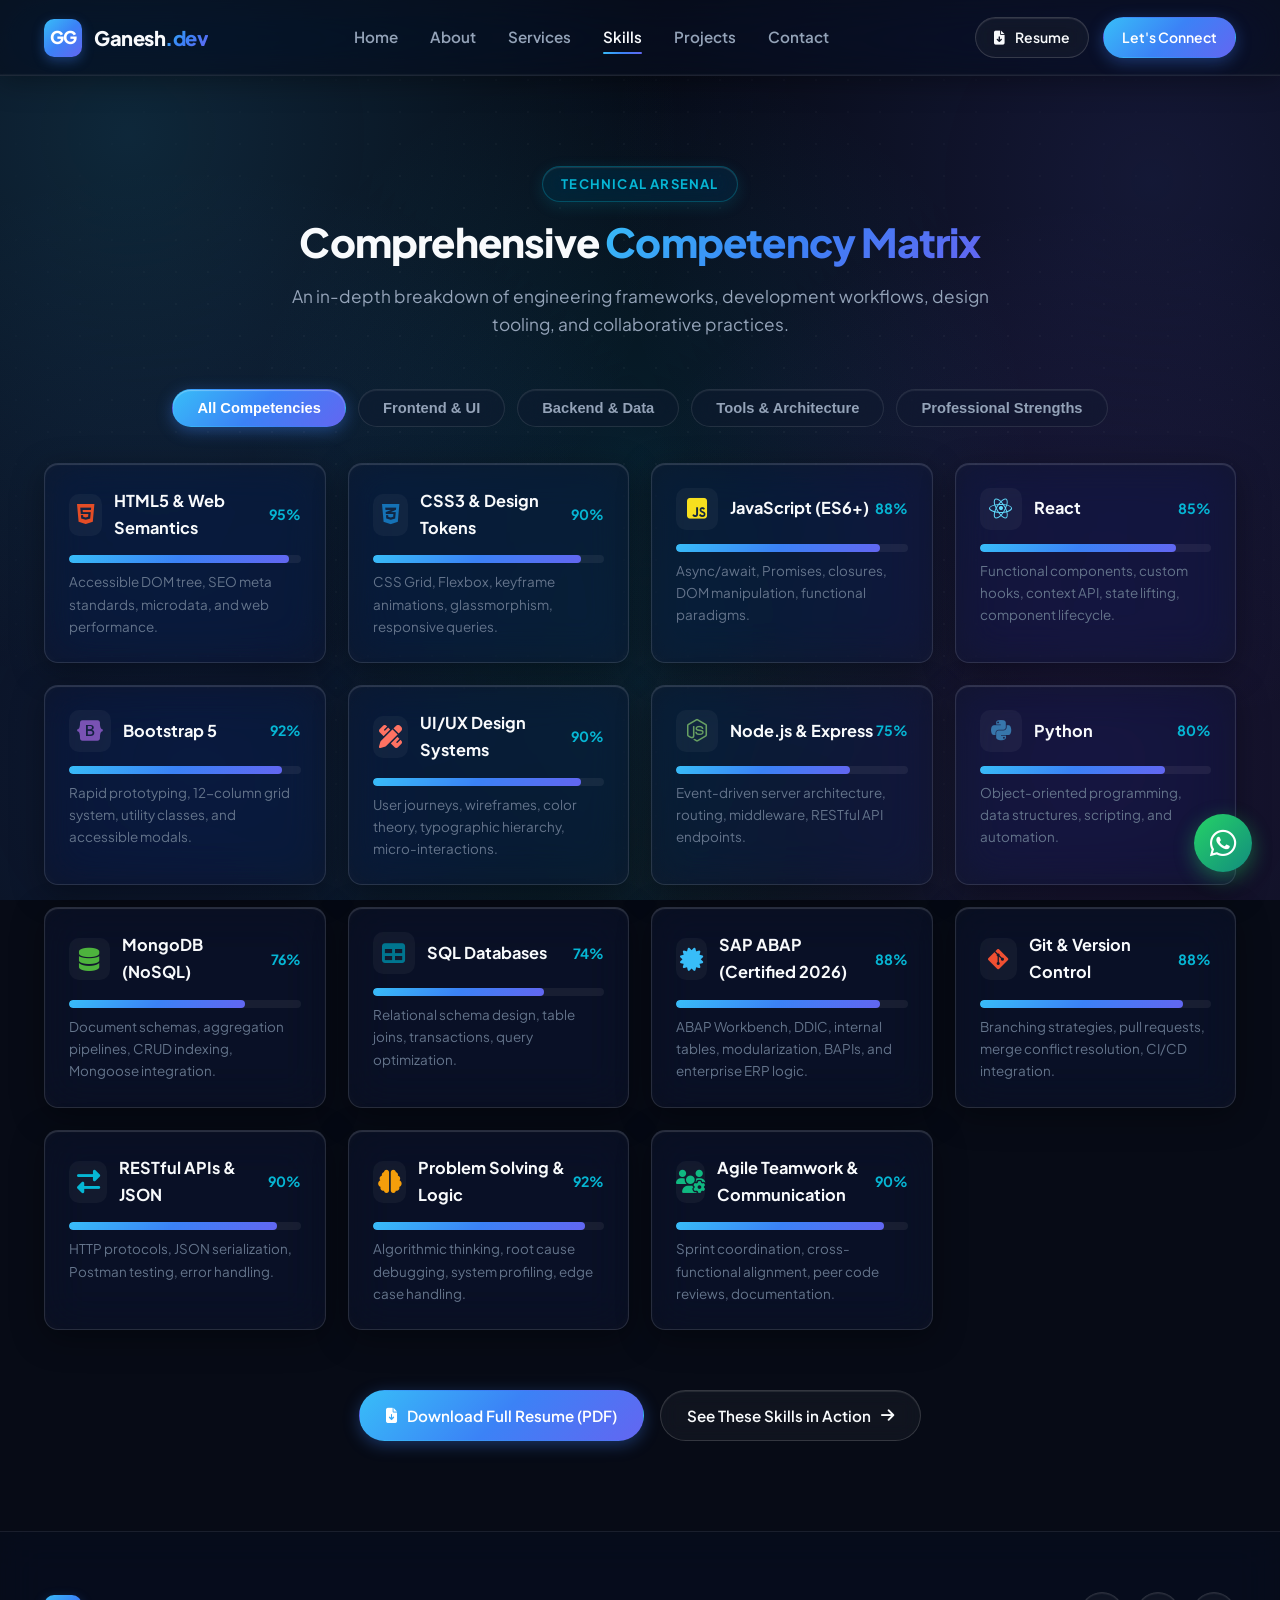
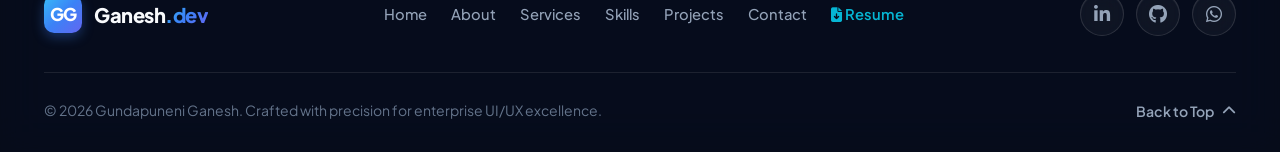
<file: Portfolio/skills.html>
<!DOCTYPE html>
<html lang="en">
<head>
    <meta charset="UTF-8">
    <meta name="viewport" content="width=device-width, initial-scale=1.0">
    <meta name="description" content="Technical Skills & Competency Matrix of Gundapuneni Ganesh - Frontend Engineer & UI/UX Specialist. React, JavaScript, Node.js, Python, CSS3, and Design Systems.">
    <title>Technical Skills Matrix | Gundapuneni Ganesh</title>
    
    <!-- Fonts & Icons -->
    <link rel="preconnect" href="https://fonts.googleapis.com">
    <link rel="preconnect" href="https://fonts.gstatic.com" crossorigin>
    <link href="https://fonts.googleapis.com/css2?family=Plus+Jakarta+Sans:wght@300;400;500;600;700;800&display=swap" rel="stylesheet">
    <link rel="stylesheet" href="https://cdnjs.cloudflare.com/ajax/libs/font-awesome/6.5.1/css/all.min.css">
    
    <!-- Enterprise Design System Stylesheet & Page Transitions -->
    <link rel="stylesheet" href="one.css">
    <script src="transitions.js" defer></script>
</head>
<body>

    <!-- ==========================================================================
         STICKY NAVIGATION HEADER
         ========================================================================== -->
    <header class="navbar" id="navbar">
        <div class="container navbar-inner">
            <a href="index.html" class="brand-logo" aria-label="Ganesh Portfolio Home">
                <div class="brand-badge">GG</div>
                <div class="brand-text">Ganesh<span>.dev</span></div>
            </a>

            <nav>
                <ul class="nav-links" id="navLinks">
                    <li><a href="index.html" class="nav-link">Home</a></li>
                    <li><a href="about.html" class="nav-link">About</a></li>
                    <li><a href="index.html#services" class="nav-link">Services</a></li>
                    <li><a href="skills.html" class="nav-link active">Skills</a></li>
                    <li><a href="projects.html" class="nav-link">Projects</a></li>
                    <li><a href="contact.html" class="nav-link">Contact</a></li>
                    <li class="mobile-resume-item"><a href="Ganesh_Resume.pdf" download="Ganesh_Resume.pdf" class="nav-link" style="color: var(--accent-cyan);"><i class="fas fa-file-download"></i> Download Resume</a></li>
                </ul>
            </nav>

            <div class="nav-cta">
                <a href="Ganesh_Resume.pdf" download="Ganesh_Resume.pdf" class="btn btn-outline btn-sm resume-nav-btn" title="Download Official Resume (PDF)"><i class="fas fa-file-download"></i> <span>Resume</span></a>
                <a href="contact.html" class="btn btn-primary btn-sm">Let's Connect</a>
                <button class="nav-toggle" id="navToggle" aria-label="Toggle navigation menu">
                    <i class="fas fa-bars"></i>
                </button>
            </div>
        </div>
    </header>

    <main>
        <!-- ==========================================================================
             SKILLS HEADER
             ========================================================================== -->
        <section class="section">
            <div class="container">
                <div class="section-header">
                    <div class="eyebrow-badge">Technical Arsenal</div>
                    <h1 class="section-title">Comprehensive <span>Competency Matrix</span></h1>
                    <p class="section-subtitle">
                        An in-depth breakdown of engineering frameworks, development workflows, design tooling, and collaborative practices.
                    </p>
                </div>

                <!-- Interactive Filter Tabs -->
                <div class="skills-tabs">
                    <button class="tab-btn active" onclick="filterSkillsPage('all', this)">All Competencies</button>
                    <button class="tab-btn" onclick="filterSkillsPage('frontend', this)">Frontend & UI</button>
                    <button class="tab-btn" onclick="filterSkillsPage('backend', this)">Backend & Data</button>
                    <button class="tab-btn" onclick="filterSkillsPage('tools', this)">Tools & Architecture</button>
                    <button class="tab-btn" onclick="filterSkillsPage('professional', this)">Professional Strengths</button>
                </div>

                <!-- Skills Grid Container -->
                <div class="skills-grid-container" id="skillsGrid">
                    <!-- HTML5 -->
                    <div class="skill-card-modern" data-category="frontend">
                        <div class="skill-header">
                            <div class="skill-meta">
                                <div class="skill-icon-wrap" style="color: #E44D26;"><i class="fab fa-html5"></i></div>
                                <div class="skill-name">HTML5 & Web Semantics</div>
                            </div>
                            <span class="skill-pct">95%</span>
                        </div>
                        <div class="progress-track">
                            <div class="progress-fill" style="width: 95%;"></div>
                        </div>
                        <div class="skill-card-desc">Accessible DOM tree, SEO meta standards, microdata, and web performance.</div>
                    </div>

                    <!-- CSS3 -->
                    <div class="skill-card-modern" data-category="frontend">
                        <div class="skill-header">
                            <div class="skill-meta">
                                <div class="skill-icon-wrap" style="color: #1572B6;"><i class="fab fa-css3-alt"></i></div>
                                <div class="skill-name">CSS3 & Design Tokens</div>
                            </div>
                            <span class="skill-pct">90%</span>
                        </div>
                        <div class="progress-track">
                            <div class="progress-fill" style="width: 90%;"></div>
                        </div>
                        <div class="skill-card-desc">CSS Grid, Flexbox, keyframe animations, glassmorphism, responsive queries.</div>
                    </div>

                    <!-- JavaScript -->
                    <div class="skill-card-modern" data-category="frontend">
                        <div class="skill-header">
                            <div class="skill-meta">
                                <div class="skill-icon-wrap" style="color: #F7DF1E;"><i class="fab fa-js-square"></i></div>
                                <div class="skill-name">JavaScript (ES6+)</div>
                            </div>
                            <span class="skill-pct">88%</span>
                        </div>
                        <div class="progress-track">
                            <div class="progress-fill" style="width: 88%;"></div>
                        </div>
                        <div class="skill-card-desc">Async/await, Promises, closures, DOM manipulation, functional paradigms.</div>
                    </div>

                    <!-- React -->
                    <div class="skill-card-modern" data-category="frontend">
                        <div class="skill-header">
                            <div class="skill-meta">
                                <div class="skill-icon-wrap" style="color: #61DAFB;"><i class="fab fa-react"></i></div>
                                <div class="skill-name">React</div>
                            </div>
                            <span class="skill-pct">85%</span>
                        </div>
                        <div class="progress-track">
                            <div class="progress-fill" style="width: 85%;"></div>
                        </div>
                        <div class="skill-card-desc">Functional components, custom hooks, context API, state lifting, component lifecycle.</div>
                    </div>

                    <!-- Bootstrap 5 -->
                    <div class="skill-card-modern" data-category="frontend">
                        <div class="skill-header">
                            <div class="skill-meta">
                                <div class="skill-icon-wrap" style="color: #7952B3;"><i class="fab fa-bootstrap"></i></div>
                                <div class="skill-name">Bootstrap 5</div>
                            </div>
                            <span class="skill-pct">92%</span>
                        </div>
                        <div class="progress-track">
                            <div class="progress-fill" style="width: 92%;"></div>
                        </div>
                        <div class="skill-card-desc">Rapid prototyping, 12-column grid system, utility classes, and accessible modals.</div>
                    </div>

                    <!-- UI/UX Systems -->
                    <div class="skill-card-modern" data-category="frontend">
                        <div class="skill-header">
                            <div class="skill-meta">
                                <div class="skill-icon-wrap" style="color: #FF7262;"><i class="fas fa-pencil-ruler"></i></div>
                                <div class="skill-name">UI/UX Design Systems</div>
                            </div>
                            <span class="skill-pct">90%</span>
                        </div>
                        <div class="progress-track">
                            <div class="progress-fill" style="width: 90%;"></div>
                        </div>
                        <div class="skill-card-desc">User journeys, wireframes, color theory, typographic hierarchy, micro-interactions.</div>
                    </div>

                    <!-- Node.js -->
                    <div class="skill-card-modern" data-category="backend">
                        <div class="skill-header">
                            <div class="skill-meta">
                                <div class="skill-icon-wrap" style="color: #68A063;"><i class="fab fa-node-js"></i></div>
                                <div class="skill-name">Node.js & Express</div>
                            </div>
                            <span class="skill-pct">75%</span>
                        </div>
                        <div class="progress-track">
                            <div class="progress-fill" style="width: 75%;"></div>
                        </div>
                        <div class="skill-card-desc">Event-driven server architecture, routing, middleware, RESTful API endpoints.</div>
                    </div>

                    <!-- Python -->
                    <div class="skill-card-modern" data-category="backend">
                        <div class="skill-header">
                            <div class="skill-meta">
                                <div class="skill-icon-wrap" style="color: #3776AB;"><i class="fab fa-python"></i></div>
                                <div class="skill-name">Python</div>
                            </div>
                            <span class="skill-pct">80%</span>
                        </div>
                        <div class="progress-track">
                            <div class="progress-fill" style="width: 80%;"></div>
                        </div>
                        <div class="skill-card-desc">Object-oriented programming, data structures, scripting, and automation.</div>
                    </div>

                    <!-- MongoDB -->
                    <div class="skill-card-modern" data-category="backend">
                        <div class="skill-header">
                            <div class="skill-meta">
                                <div class="skill-icon-wrap" style="color: #4DB33D;"><i class="fas fa-database"></i></div>
                                <div class="skill-name">MongoDB (NoSQL)</div>
                            </div>
                            <span class="skill-pct">76%</span>
                        </div>
                        <div class="progress-track">
                            <div class="progress-fill" style="width: 76%;"></div>
                        </div>
                        <div class="skill-card-desc">Document schemas, aggregation pipelines, CRUD indexing, Mongoose integration.</div>
                    </div>

                    <!-- SQL -->
                    <div class="skill-card-modern" data-category="backend">
                        <div class="skill-header">
                            <div class="skill-meta">
                                <div class="skill-icon-wrap" style="color: #00758F;"><i class="fas fa-table"></i></div>
                                <div class="skill-name">SQL Databases</div>
                            </div>
                            <span class="skill-pct">74%</span>
                        </div>
                        <div class="progress-track">
                            <div class="progress-fill" style="width: 74%;"></div>
                        </div>
                        <div class="skill-card-desc">Relational schema design, table joins, transactions, query optimization.</div>
                    </div>

                    <!-- SAP ABAP (Certified 2026) -->
                    <div class="skill-card-modern" data-category="backend">
                        <div class="skill-header">
                            <div class="skill-meta">
                                <div class="skill-icon-wrap" style="color: #38bdf8;"><i class="fas fa-certificate"></i></div>
                                <div class="skill-name">SAP ABAP (Certified 2026)</div>
                            </div>
                            <span class="skill-pct">88%</span>
                        </div>
                        <div class="progress-track">
                            <div class="progress-fill" style="width: 88%;"></div>
                        </div>
                        <div class="skill-card-desc">ABAP Workbench, DDIC, internal tables, modularization, BAPIs, and enterprise ERP logic.</div>
                    </div>

                    <!-- Git & GitHub -->
                    <div class="skill-card-modern" data-category="tools">
                        <div class="skill-header">
                            <div class="skill-meta">
                                <div class="skill-icon-wrap" style="color: #F05032;"><i class="fab fa-git-alt"></i></div>
                                <div class="skill-name">Git & Version Control</div>
                            </div>
                            <span class="skill-pct">88%</span>
                        </div>
                        <div class="progress-track">
                            <div class="progress-fill" style="width: 88%;"></div>
                        </div>
                        <div class="skill-card-desc">Branching strategies, pull requests, merge conflict resolution, CI/CD integration.</div>
                    </div>

                    <!-- REST APIs -->
                    <div class="skill-card-modern" data-category="tools">
                        <div class="skill-header">
                            <div class="skill-meta">
                                <div class="skill-icon-wrap" style="color: #06b6d4;"><i class="fas fa-exchange-alt"></i></div>
                                <div class="skill-name">RESTful APIs & JSON</div>
                            </div>
                            <span class="skill-pct">90%</span>
                        </div>
                        <div class="progress-track">
                            <div class="progress-fill" style="width: 90%;"></div>
                        </div>
                        <div class="skill-card-desc">HTTP protocols, JSON serialization, Postman testing, error handling.</div>
                    </div>

                    <!-- Problem Solving -->
                    <div class="skill-card-modern" data-category="professional">
                        <div class="skill-header">
                            <div class="skill-meta">
                                <div class="skill-icon-wrap" style="color: #f59e0b;"><i class="fas fa-brain"></i></div>
                                <div class="skill-name">Problem Solving & Logic</div>
                            </div>
                            <span class="skill-pct">92%</span>
                        </div>
                        <div class="progress-track">
                            <div class="progress-fill" style="width: 92%;"></div>
                        </div>
                        <div class="skill-card-desc">Algorithmic thinking, root cause debugging, system profiling, edge case handling.</div>
                    </div>

                    <!-- Team Collaboration -->
                    <div class="skill-card-modern" data-category="professional">
                        <div class="skill-header">
                            <div class="skill-meta">
                                <div class="skill-icon-wrap" style="color: #10b981;"><i class="fas fa-users-cog"></i></div>
                                <div class="skill-name">Agile Teamwork & Communication</div>
                            </div>
                            <span class="skill-pct">90%</span>
                        </div>
                        <div class="progress-track">
                            <div class="progress-fill" style="width: 90%;"></div>
                        </div>
                        <div class="skill-card-desc">Sprint coordination, cross-functional alignment, peer code reviews, documentation.</div>
                    </div>
                </div>

                <div style="text-align: center; margin-top: 60px; display: flex; justify-content: center; gap: 16px; flex-wrap: wrap;">
                    <a href="Ganesh_Resume.pdf" download="Ganesh_Resume.pdf" class="btn btn-primary" title="Download Official Resume (PDF)">
                        <i class="fas fa-file-download"></i>
                        <span>Download Full Resume (PDF)</span>
                    </a>
                    <a href="projects.html" class="btn btn-outline">
                        <span>See These Skills in Action</span>
                        <i class="fas fa-arrow-right"></i>
                    </a>
                </div>
            </div>
        </section>
    </main>

    <!-- ==========================================================================
         SITE FOOTER
         ========================================================================== -->
    <footer class="site-footer">
        <div class="container">
            <div class="footer-top">
                <a href="index.html" class="brand-logo">
                    <div class="brand-badge">GG</div>
                    <div class="brand-text">Ganesh<span>.dev</span></div>
                </a>

                <ul class="footer-nav">
                    <li><a href="index.html">Home</a></li>
                    <li><a href="about.html">About</a></li>
                    <li><a href="index.html#services">Services</a></li>
                    <li><a href="skills.html">Skills</a></li>
                    <li><a href="projects.html">Projects</a></li>
                    <li><a href="contact.html">Contact</a></li>
                    <li><a href="Ganesh_Resume.pdf" download="Ganesh_Resume.pdf" style="color: var(--accent-cyan); font-weight: 600;"><i class="fas fa-file-download"></i> Resume</a></li>
                </ul>

                <div class="social-pills">
                    <a href="https://www.linkedin.com/in/venkysykam" target="_blank" rel="noopener noreferrer" class="social-pill" aria-label="LinkedIn"><i class="fab fa-linkedin-in"></i></a>
                    <a href="https://github.com/Gundapuneni-Ganesh" target="_blank" rel="noopener noreferrer" class="social-pill" aria-label="GitHub"><i class="fab fa-github"></i></a>
                    <a href="https://wa.me/917989146193" target="_blank" rel="noopener noreferrer" class="social-pill" aria-label="WhatsApp"><i class="fab fa-whatsapp"></i></a>
                </div>
            </div>

            <div class="footer-bottom">
                <p>&copy; 2026 Gundapuneni Ganesh. Crafted with precision for enterprise UI/UX excellence.</p>
                <button class="back-to-top" onclick="window.scrollTo({top: 0, behavior: 'smooth'})">
                    <span>Back to Top</span>
                    <i class="fas fa-chevron-up"></i>
                </button>
            </div>
        </div>
    </footer>

    <!-- ==========================================================================
         WHATSAPP FLOATING TOGGLE
         ========================================================================== -->
    <a href="https://wa.me/917989146193?text=Hello%20Ganesh,%20I%20visited%20your%20portfolio%20and%20would%20like%20to%20connect!" 
       target="_blank" 
       rel="noopener noreferrer" 
       class="whatsapp-toggle" 
       aria-label="Chat on WhatsApp with Ganesh (+91 79891 46193)" 
       title="Chat on WhatsApp (+91 79891 46193)">
        <div class="whatsapp-toggle-btn">
            <i class="fab fa-whatsapp"></i>
        </div>
        <span class="whatsapp-toggle-label">WhatsApp <span>+91 79891 46193</span></span>
    </a>

    <script>
        // Skills Filter
        function filterSkillsPage(category, btnElement) {
            document.querySelectorAll('.tab-btn').forEach(btn => btn.classList.remove('active'));
            btnElement.classList.add('active');

            const cards = document.querySelectorAll('.skill-card-modern');
            cards.forEach(card => {
                if (category === 'all' || card.getAttribute('data-category') === category) {
                    card.style.display = 'block';
                } else {
                    card.style.display = 'none';
                }
            });
        }

        // Mobile Nav Toggle
        const navToggle = document.getElementById('navToggle');
        const navLinks = document.getElementById('navLinks');
        if (navToggle && navLinks) {
            navToggle.addEventListener('click', () => {
                navLinks.classList.toggle('active');
            });
        }
    </script>
</body>
</html>
</file>
<file: Portfolio/one.css>
/* ==========================================================================
   ENTERPRISE DESIGN SYSTEM & STYLESHEET
   Curated for: Gundapuneni Ganesh | Frontend Engineer & UI/UX Specialist
   Inspired by: 10+ Years TCS Lead UI/UX & Senior Consultant Design Standards
   ========================================================================== */

@import url('https://fonts.googleapis.com/css2?family=Plus+Jakarta+Sans:ital,wght@0,300;0,400;0,500;0,600;0,700;0,800;1,400&display=swap');

:root {
    /* Color Palette - Enterprise Dark Luxury with Frosted Glass */
    --bg-primary: #070b16;
    --bg-secondary: rgba(12, 18, 34, 0.6);
    --bg-surface: rgba(18, 28, 52, 0.4);
    --bg-surface-elevated: rgba(28, 42, 76, 0.55);
    --bg-glass: rgba(8, 14, 28, 0.65);
    --bg-glass-card: rgba(17, 26, 49, 0.42);
    --bg-glass-card-hover: rgba(25, 39, 72, 0.62);
    --bg-glass-input: rgba(8, 14, 28, 0.45);
    
    /* Frosted Glass Aesthetics */
    --glass-blur: blur(20px) saturate(180%);
    --glass-blur-heavy: blur(28px) saturate(190%);
    --glass-blur-sm: blur(12px) saturate(160%);
    --border-glass: 1px solid rgba(255, 255, 255, 0.12);
    --border-glass-hover: 1px solid rgba(56, 189, 248, 0.45);
    --border-glass-accent: 1px solid rgba(59, 130, 246, 0.4);
    
    /* Specular Light & Glow Shadows */
    --glass-shadow: 0 8px 32px 0 rgba(0, 0, 0, 0.37);
    --glass-inset-glow: inset 0 1px 1px 0 rgba(255, 255, 255, 0.15), inset 0 0 20px 0 rgba(255, 255, 255, 0.015);
    --glass-shadow-hover: 0 16px 40px 0 rgba(0, 0, 0, 0.45), 0 0 30px rgba(56, 189, 248, 0.25);
    
    /* Primary & Accent Colors */
    --accent-primary: #3b82f6;       /* TCS Tech Cobalt Blue */
    --accent-cyan: #06b6d4;          /* Modern Cyan */
    --accent-indigo: #6366f1;        /* Royal Indigo */
    --accent-emerald: #10b981;       /* Status Green */
    --accent-amber: #f59e0b;         /* Warning / Highlight */
    
    /* Gradients */
    --gradient-primary: linear-gradient(135deg, #38bdf8 0%, #3b82f6 50%, #6366f1 100%);
    --gradient-accent: linear-gradient(135deg, #06b6d4 0%, #3b82f6 100%);
    --gradient-border: linear-gradient(135deg, rgba(255, 255, 255, 0.15), rgba(59, 130, 246, 0.3), rgba(255, 255, 255, 0.05));
    
    /* Typography Colors (WCAG 2.1 AAA Compliant) */
    --text-primary: #f8fafc;
    --text-secondary: #94a3b8;
    --text-muted: #64748b;
    --text-accent: #38bdf8;
    
    /* Borders & Dividers */
    --border-subtle: rgba(255, 255, 255, 0.09);
    --border-medium: rgba(255, 255, 255, 0.15);
    --border-accent: rgba(59, 130, 246, 0.4);
    
    /* Shadows */
    --shadow-sm: 0 2px 4px rgba(0, 0, 0, 0.2);
    --shadow-md: 0 4px 12px rgba(0, 0, 0, 0.3);
    --shadow-lg: 0 10px 30px rgba(0, 0, 0, 0.4);
    --shadow-glow: 0 0 25px rgba(59, 130, 246, 0.25);
    --shadow-glow-cyan: 0 0 30px rgba(6, 182, 212, 0.25);

    /* Layout & Spacing */
    --max-width: 1240px;
    --navbar-height: 76px;
    --border-radius-sm: 8px;
    --border-radius-md: 14px;
    --border-radius-lg: 20px;
    --border-radius-full: 9999px;
    
    /* Transitions */
    --transition-fast: 0.2s cubic-bezier(0.4, 0, 0.2, 1);
    --transition-normal: 0.3s cubic-bezier(0.4, 0, 0.2, 1);
    --transition-smooth: 0.4s cubic-bezier(0.16, 1, 0.3, 1);
}

/* Base Reset & Typography */
*, *::before, *::after {
    margin: 0;
    padding: 0;
    box-sizing: border-box;
}

html {
    scroll-behavior: smooth;
    scroll-padding-top: calc(var(--navbar-height) + 20px);
    font-size: 16px;
}

body {
    font-family: 'Plus Jakarta Sans', system-ui, -apple-system, BlinkMacSystemFont, 'Segoe UI', Roboto, sans-serif;
    background-color: var(--bg-primary);
    color: var(--text-primary);
    line-height: 1.65;
    overflow-x: hidden;
    padding-top: var(--navbar-height);
    position: relative;
    min-height: 100vh;
}

main {
    animation: mainEntrance 0.45s cubic-bezier(0.16, 1, 0.3, 1);
}

/* Luminous Ambient Glowing Light Orbs Canvas */
body::before {
    content: '';
    position: fixed;
    top: 0;
    left: 0;
    width: 100vw;
    height: 100vh;
    background: 
        radial-gradient(circle at 10% 15%, rgba(56, 189, 248, 0.16) 0%, transparent 40%),
        radial-gradient(circle at 90% 20%, rgba(99, 102, 241, 0.15) 0%, transparent 40%),
        radial-gradient(circle at 50% 50%, rgba(6, 182, 212, 0.11) 0%, transparent 50%),
        radial-gradient(circle at 15% 85%, rgba(59, 130, 246, 0.14) 0%, transparent 45%),
        radial-gradient(circle at 85% 85%, rgba(139, 92, 246, 0.15) 0%, transparent 42%),
        radial-gradient(circle at 50% 95%, rgba(16, 185, 129, 0.09) 0%, transparent 40%);
    z-index: -2;
    pointer-events: none;
}

/* Microscopic Glass Grid Layer for Tactile Frosted Refraction */
body::after {
    content: '';
    position: fixed;
    inset: 0;
    background-image: 
        radial-gradient(rgba(255, 255, 255, 0.07) 1px, transparent 1px);
    background-size: 32px 32px;
    z-index: -1;
    pointer-events: none;
    opacity: 0.55;
    mask-image: radial-gradient(ellipse at center, black 40%, transparent 95%);
    -webkit-mask-image: radial-gradient(ellipse at center, black 40%, transparent 95%);
}

/* Page to Page Transition Effects */
body.page-leaving {
    opacity: 0;
    transition: opacity 0.22s ease;
}

@keyframes mainEntrance {
    0% {
        opacity: 0;
        transform: translateY(8px);
    }
    100% {
        opacity: 1;
        transform: translateY(0);
    }
}

/* Page Transition Top Loading Bar */
.page-progress-bar {
    position: fixed;
    top: 0;
    left: 0;
    height: 3px;
    width: 0%;
    background: var(--gradient-primary);
    z-index: 99999;
    box-shadow: 0 0 10px rgba(56, 189, 248, 0.8);
    transition: width 0.3s cubic-bezier(0.4, 0, 0.2, 1), opacity 0.2s ease;
    pointer-events: none;
}

.page-progress-bar.loading {
    width: 100%;
}

/* Accessibility: Focus Ring */
:focus-visible {
    outline: 2px solid var(--accent-primary);
    outline-offset: 3px;
}

a {
    color: inherit;
    text-decoration: none;
    transition: color var(--transition-fast);
}

img {
    max-width: 100%;
    display: block;
}

/* Layout Utilities */
.container {
    width: 100%;
    max-width: var(--max-width);
    margin-left: auto;
    margin-right: auto;
    padding-left: 24px;
    padding-right: 24px;
}

.section {
    padding: 90px 0;
    position: relative;
}

.section-divider {
    height: 1px;
    background: linear-gradient(90deg, transparent, var(--border-subtle), transparent);
    width: 100%;
}

/* ==========================================================================
   GLOBAL NAVIGATION BAR
   ========================================================================== */
.navbar {
    position: fixed;
    top: 0;
    left: 0;
    width: 100%;
    height: var(--navbar-height);
    background: var(--bg-glass);
    backdrop-filter: var(--glass-blur-heavy);
    -webkit-backdrop-filter: var(--glass-blur-heavy);
    border-bottom: 1px solid rgba(255, 255, 255, 0.09);
    box-shadow: 0 4px 30px rgba(0, 0, 0, 0.35), inset 0 -1px 1px rgba(255, 255, 255, 0.05);
    z-index: 1000;
    display: flex;
    align-items: center;
    transition: background-color var(--transition-normal), border-color var(--transition-normal), box-shadow var(--transition-normal);
}

.navbar-inner {
    display: flex;
    justify-content: space-between;
    align-items: center;
    width: 100%;
}

.brand-logo {
    display: flex;
    align-items: center;
    gap: 12px;
    font-size: 1.25rem;
    font-weight: 800;
    letter-spacing: -0.5px;
    color: var(--text-primary);
}

.brand-badge {
    width: 38px;
    height: 38px;
    border-radius: 10px;
    background: var(--gradient-primary);
    display: flex;
    align-items: center;
    justify-content: center;
    font-size: 1.1rem;
    font-weight: 800;
    color: #ffffff;
    box-shadow: 0 4px 12px rgba(59, 130, 246, 0.35);
}

.brand-text span {
    background: var(--gradient-primary);
    -webkit-background-clip: text;
    -webkit-text-fill-color: transparent;
}

.nav-links {
    display: flex;
    align-items: center;
    gap: 32px;
    list-style: none;
}

.nav-link {
    font-size: 0.95rem;
    font-weight: 600;
    color: var(--text-secondary);
    position: relative;
    padding: 8px 0;
    transition: color var(--transition-fast);
}

.nav-link:hover,
.nav-link.active {
    color: var(--text-primary);
}

.nav-link::after {
    content: '';
    position: absolute;
    bottom: 0;
    left: 0;
    width: 0%;
    height: 2px;
    background: var(--gradient-primary);
    transition: width var(--transition-normal);
    border-radius: 2px;
}

.nav-link:hover::after,
.nav-link.active::after {
    width: 100%;
}

.nav-cta {
    display: flex;
    align-items: center;
    gap: 14px;
}

.resume-nav-btn {
    display: inline-flex;
    align-items: center;
    gap: 8px;
    padding: 8px 18px;
    border-color: rgba(56, 189, 248, 0.4);
    color: var(--text-primary);
}

.resume-nav-btn:hover {
    border-color: var(--accent-cyan);
    color: var(--accent-cyan);
    box-shadow: 0 0 15px rgba(6, 182, 212, 0.25);
}

.mobile-resume-item {
    display: none;
}

.nav-toggle {
    display: none;
    background: transparent;
    border: none;
    color: var(--text-primary);
    font-size: 1.5rem;
    cursor: pointer;
    padding: 8px;
    border-radius: var(--border-radius-sm);
    transition: background var(--transition-fast);
}

/* ==========================================================================
   BUTTONS & ACTION COMPONENTS
   ========================================================================== */
.btn {
    display: inline-flex;
    align-items: center;
    justify-content: center;
    gap: 10px;
    padding: 12px 26px;
    font-size: 0.95rem;
    font-weight: 600;
    border-radius: var(--border-radius-full);
    cursor: pointer;
    transition: all var(--transition-normal);
    border: 1px solid transparent;
    white-space: nowrap;
}

.btn-primary {
    background: var(--gradient-primary);
    color: #ffffff;
    box-shadow: 0 4px 16px rgba(59, 130, 246, 0.35);
}

.btn-primary:hover {
    transform: translateY(-2px);
    box-shadow: 0 8px 24px rgba(59, 130, 246, 0.45);
    color: #ffffff;
}

.btn-outline {
    background: rgba(255, 255, 255, 0.04);
    backdrop-filter: blur(10px);
    -webkit-backdrop-filter: blur(10px);
    border: 1px solid rgba(255, 255, 255, 0.15);
    color: var(--text-primary);
    box-shadow: inset 0 1px 1px rgba(255, 255, 255, 0.1);
}

.btn-outline:hover {
    background: rgba(255, 255, 255, 0.09);
    border-color: var(--accent-cyan);
    color: var(--accent-cyan);
    box-shadow: 0 0 20px rgba(6, 182, 212, 0.25), inset 0 1px 1px rgba(255, 255, 255, 0.2);
    transform: translateY(-2px);
}

.btn-sm {
    padding: 8px 18px;
    font-size: 0.875rem;
}

/* ==========================================================================
   SECTION HEADINGS (Enterprise Hierarchy)
   ========================================================================== */
.section-header {
    text-align: center;
    max-width: 720px;
    margin: 0 auto 50px;
}

.eyebrow-badge {
    display: inline-flex;
    align-items: center;
    gap: 8px;
    padding: 6px 18px;
    font-size: 0.82rem;
    font-weight: 700;
    text-transform: uppercase;
    letter-spacing: 1.2px;
    color: var(--accent-cyan);
    background: rgba(6, 182, 212, 0.08);
    backdrop-filter: var(--glass-blur-sm);
    -webkit-backdrop-filter: var(--glass-blur-sm);
    border: 1px solid rgba(6, 182, 212, 0.3);
    box-shadow: 0 4px 15px rgba(6, 182, 212, 0.15), inset 0 1px 1px rgba(255, 255, 255, 0.12);
    border-radius: var(--border-radius-full);
    margin-bottom: 16px;
}

.section-title {
    font-size: 2.5rem;
    font-weight: 800;
    letter-spacing: -0.8px;
    line-height: 1.2;
    margin-bottom: 16px;
    color: var(--text-primary);
}

.section-title span {
    background: var(--gradient-primary);
    -webkit-background-clip: text;
    -webkit-text-fill-color: transparent;
}

.section-subtitle {
    font-size: 1.08rem;
    color: var(--text-secondary);
    line-height: 1.65;
}

/* ==========================================================================
   HERO SECTION
   ========================================================================== */
.hero {
    min-height: calc(100vh - var(--navbar-height));
    display: flex;
    align-items: center;
    position: relative;
    padding: 50px 0 80px;
    overflow: hidden;
}

.hero-grid {
    display: grid;
    grid-template-columns: 1.15fr 0.85fr;
    gap: 60px;
    align-items: center;
}

.status-badge {
    display: inline-flex;
    align-items: center;
    gap: 10px;
    padding: 8px 20px;
    background: rgba(16, 185, 129, 0.08);
    backdrop-filter: var(--glass-blur-sm);
    -webkit-backdrop-filter: var(--glass-blur-sm);
    border: 1px solid rgba(16, 185, 129, 0.35);
    border-radius: var(--border-radius-full);
    font-size: 0.85rem;
    font-weight: 700;
    color: #34d399;
    box-shadow: 0 4px 15px rgba(16, 185, 129, 0.15), inset 0 1px 1px rgba(255, 255, 255, 0.12);
    margin-bottom: 24px;
}

.status-pulse {
    width: 8px;
    height: 8px;
    background-color: var(--accent-emerald);
    border-radius: 50%;
    box-shadow: 0 0 0 0 rgba(16, 185, 129, 0.7);
    animation: pulse 2s infinite;
}

@keyframes pulse {
    0% {
        box-shadow: 0 0 0 0 rgba(16, 185, 129, 0.7);
    }
    70% {
        box-shadow: 0 0 0 10px rgba(16, 185, 129, 0);
    }
    100% {
        box-shadow: 0 0 0 0 rgba(16, 185, 129, 0);
    }
}

.hero-title {
    font-size: 3.4rem;
    font-weight: 800;
    line-height: 1.15;
    letter-spacing: -1.2px;
    margin-bottom: 18px;
}

.hero-title .greeting {
    display: block;
    font-size: 1.35rem;
    font-weight: 600;
    letter-spacing: normal;
    color: var(--text-secondary);
    margin-bottom: 8px;
}

.hero-title .name-highlight {
    background: var(--gradient-primary);
    -webkit-background-clip: text;
    -webkit-text-fill-color: transparent;
}

.hero-role {
    font-size: 1.35rem;
    font-weight: 600;
    color: var(--accent-cyan);
    margin-bottom: 20px;
    display: flex;
    align-items: center;
    gap: 12px;
}

.hero-description {
    font-size: 1.1rem;
    color: var(--text-secondary);
    line-height: 1.7;
    margin-bottom: 34px;
    max-width: 560px;
}

.hero-actions {
    display: flex;
    align-items: center;
    gap: 16px;
    flex-wrap: wrap;
    margin-bottom: 36px;
}

.social-pills {
    display: flex;
    align-items: center;
    gap: 12px;
}

.social-pill {
    width: 44px;
    height: 44px;
    border-radius: 50%;
    background: rgba(255, 255, 255, 0.04);
    backdrop-filter: blur(10px);
    -webkit-backdrop-filter: blur(10px);
    border: 1px solid rgba(255, 255, 255, 0.12);
    display: flex;
    align-items: center;
    justify-content: center;
    color: var(--text-secondary);
    font-size: 1.15rem;
    box-shadow: inset 0 1px 1px rgba(255, 255, 255, 0.08);
    transition: all var(--transition-normal);
}

.social-pill:hover {
    background: var(--accent-primary);
    color: #ffffff;
    border-color: var(--accent-primary);
    transform: translateY(-3px);
    box-shadow: var(--shadow-glow);
}

/* Hero Avatar Column */
.hero-visual {
    position: relative;
    display: flex;
    justify-content: center;
    align-items: center;
}

.avatar-wrapper {
    position: relative;
    width: 370px;
    height: 370px;
}

.avatar-glow {
    position: absolute;
    inset: -15px;
    background: var(--gradient-primary);
    border-radius: 50%;
    filter: blur(35px);
    opacity: 0.35;
    z-index: 1;
    animation: glowFloat 6s ease-in-out infinite alternate;
}

@keyframes glowFloat {
    0% { transform: scale(0.95); opacity: 0.25; }
    100% { transform: scale(1.05); opacity: 0.45; }
}

.avatar-ring {
    position: absolute;
    inset: 0;
    border-radius: 50%;
    padding: 6px;
    background: var(--gradient-primary);
    z-index: 2;
    box-shadow: var(--shadow-lg);
}

.avatar-img {
    width: 100%;
    height: 100%;
    border-radius: 50%;
    object-fit: cover;
    object-position: center 15%;
    background-color: var(--bg-surface);
    display: block;
}

/* Floating Badges on Avatar */
.float-badge {
    position: absolute;
    background: var(--bg-glass-card);
    backdrop-filter: var(--glass-blur-sm);
    -webkit-backdrop-filter: var(--glass-blur-sm);
    border: var(--border-glass);
    padding: 10px 18px;
    border-radius: var(--border-radius-full);
    display: flex;
    align-items: center;
    gap: 10px;
    font-size: 0.85rem;
    font-weight: 700;
    color: var(--text-primary);
    box-shadow: var(--glass-shadow), var(--glass-inset-glow);
    z-index: 3;
    animation: floatAnim 4s ease-in-out infinite;
}

.float-badge.badge-top-left {
    top: 20px;
    left: -20px;
    animation-delay: 0s;
}

.float-badge.badge-bottom-right {
    bottom: 25px;
    right: -20px;
    animation-delay: 2s;
}

.float-badge i {
    font-size: 1.25rem;
}

.float-badge i.fa-react { color: #61dafb; }
.float-badge i.fa-layer-group { color: #38bdf8; }

@keyframes floatAnim {
    0%, 100% { transform: translateY(0); }
    50% { transform: translateY(-8px); }
}

/* Metrics Bar */
.metrics-strip {
    display: grid;
    grid-template-columns: repeat(4, 1fr);
    gap: 20px;
    padding: 28px 36px;
    background: var(--bg-glass-card);
    backdrop-filter: var(--glass-blur);
    -webkit-backdrop-filter: var(--glass-blur);
    border: var(--border-glass);
    border-radius: var(--border-radius-lg);
    box-shadow: var(--glass-shadow), var(--glass-inset-glow);
    margin-top: 50px;
    transition: all var(--transition-normal);
}

.metrics-strip:hover {
    border-color: rgba(255, 255, 255, 0.18);
    box-shadow: 0 12px 36px rgba(0, 0, 0, 0.4), var(--glass-inset-glow);
}

.metric-item {
    text-align: center;
    border-right: 1px solid var(--border-subtle);
}

.metric-item:last-child {
    border-right: none;
}

.metric-number {
    font-size: 2.25rem;
    font-weight: 800;
    background: var(--gradient-primary);
    -webkit-background-clip: text;
    -webkit-text-fill-color: transparent;
    line-height: 1.2;
    margin-bottom: 4px;
}

.metric-label {
    font-size: 0.85rem;
    font-weight: 600;
    color: var(--text-secondary);
    text-transform: uppercase;
    letter-spacing: 0.5px;
}

/* ==========================================================================
   ABOUT SECTION
   ========================================================================== */
.about-grid {
    display: grid;
    grid-template-columns: 1fr 1fr;
    gap: 50px;
    align-items: center;
}

.about-card {
    background: var(--bg-glass-card);
    border: var(--border-glass);
    border-radius: var(--border-radius-lg);
    padding: 36px;
    box-shadow: var(--glass-shadow), var(--glass-inset-glow);
    backdrop-filter: var(--glass-blur);
    -webkit-backdrop-filter: var(--glass-blur);
    transition: all var(--transition-normal);
}

.about-card:hover {
    background: var(--bg-glass-card-hover);
    border-color: rgba(255, 255, 255, 0.18);
    box-shadow: 0 12px 38px rgba(0, 0, 0, 0.42), var(--glass-inset-glow);
}

.about-card h3 {
    font-size: 1.75rem;
    font-weight: 700;
    color: var(--text-primary);
    margin-bottom: 16px;
}

.about-card p {
    color: var(--text-secondary);
    line-height: 1.75;
    margin-bottom: 18px;
    font-size: 1.02rem;
}

.pillars-grid {
    display: grid;
    grid-template-columns: 1fr 1fr;
    gap: 20px;
}

.pillar-card {
    background: rgba(17, 26, 49, 0.35);
    border: var(--border-glass);
    border-radius: var(--border-radius-md);
    padding: 24px;
    box-shadow: 0 4px 20px rgba(0, 0, 0, 0.25), var(--glass-inset-glow);
    backdrop-filter: var(--glass-blur);
    -webkit-backdrop-filter: var(--glass-blur);
    transition: all var(--transition-normal);
}

.pillar-card:hover {
    background: var(--bg-glass-card-hover);
    border-color: var(--accent-primary);
    transform: translateY(-4px);
    box-shadow: var(--glass-shadow-hover), var(--glass-inset-glow);
}

.pillar-icon {
    width: 48px;
    height: 48px;
    border-radius: 12px;
    background: rgba(59, 130, 246, 0.12);
    display: flex;
    align-items: center;
    justify-content: center;
    font-size: 1.35rem;
    color: var(--accent-cyan);
    margin-bottom: 16px;
}

.pillar-title {
    font-size: 1.1rem;
    font-weight: 700;
    color: var(--text-primary);
    margin-bottom: 8px;
}

.pillar-desc {
    font-size: 0.88rem;
    color: var(--text-secondary);
    line-height: 1.5;
}

/* ==========================================================================
   SERVICES & CAPABILITIES
   ========================================================================== */
.services-grid {
    display: grid;
    grid-template-columns: repeat(3, 1fr);
    gap: 28px;
}

.service-card {
    background: var(--bg-glass-card);
    backdrop-filter: var(--glass-blur);
    -webkit-backdrop-filter: var(--glass-blur);
    border: var(--border-glass);
    border-radius: var(--border-radius-lg);
    padding: 34px 28px;
    transition: all var(--transition-normal);
    display: flex;
    flex-direction: column;
    position: relative;
    overflow: hidden;
    box-shadow: var(--glass-shadow), var(--glass-inset-glow);
}

.service-card::before {
    content: '';
    position: absolute;
    top: 0;
    left: 0;
    width: 100%;
    height: 3px;
    background: var(--gradient-primary);
    opacity: 0;
    transition: opacity var(--transition-normal);
}

.service-card:hover {
    background: var(--bg-glass-card-hover);
    transform: translateY(-6px);
    border-color: rgba(56, 189, 248, 0.45);
    box-shadow: var(--glass-shadow-hover), var(--glass-inset-glow);
}

.service-card:hover::before {
    opacity: 1;
}

.service-icon-box {
    width: 58px;
    height: 58px;
    border-radius: 14px;
    background: rgba(59, 130, 246, 0.12);
    border: 1px solid rgba(59, 130, 246, 0.2);
    display: flex;
    align-items: center;
    justify-content: center;
    font-size: 1.65rem;
    color: var(--accent-cyan);
    margin-bottom: 22px;
}

.service-title {
    font-size: 1.3rem;
    font-weight: 700;
    margin-bottom: 12px;
    color: var(--text-primary);
}

.service-desc {
    color: var(--text-secondary);
    font-size: 0.94rem;
    line-height: 1.65;
    margin-bottom: 22px;
    flex-grow: 1;
}

.service-points {
    list-style: none;
    display: flex;
    flex-direction: column;
    gap: 10px;
    margin-bottom: 22px;
}

.service-points li {
    font-size: 0.88rem;
    color: var(--text-secondary);
    display: flex;
    align-items: center;
    gap: 10px;
}

.service-points li i {
    color: var(--accent-emerald);
    font-size: 0.85rem;
}

/* ==========================================================================
   SKILLS MATRIX & CATEGORIES
   ========================================================================== */
.skills-tabs {
    display: flex;
    justify-content: center;
    gap: 12px;
    margin-bottom: 36px;
    flex-wrap: wrap;
}

.tab-btn {
    padding: 10px 24px;
    border-radius: var(--border-radius-full);
    font-size: 0.92rem;
    font-weight: 600;
    background: rgba(17, 26, 49, 0.4);
    backdrop-filter: blur(12px);
    -webkit-backdrop-filter: blur(12px);
    border: 1px solid rgba(255, 255, 255, 0.1);
    color: var(--text-secondary);
    cursor: pointer;
    box-shadow: inset 0 1px 1px rgba(255, 255, 255, 0.08);
    transition: all var(--transition-fast);
}

.tab-btn:hover {
    background: rgba(25, 38, 70, 0.6);
    color: var(--text-primary);
    border-color: rgba(255, 255, 255, 0.22);
}

.tab-btn.active {
    background: var(--gradient-primary);
    color: #ffffff;
    border-color: transparent;
    box-shadow: 0 4px 16px rgba(59, 130, 246, 0.4), inset 0 1px 1px rgba(255, 255, 255, 0.3);
}

.skills-grid-container {
    display: grid;
    grid-template-columns: repeat(auto-fill, minmax(260px, 1fr));
    gap: 22px;
}

.skill-card-modern {
    background: var(--bg-glass-card);
    backdrop-filter: var(--glass-blur);
    -webkit-backdrop-filter: var(--glass-blur);
    border: var(--border-glass);
    border-radius: var(--border-radius-md);
    padding: 24px;
    box-shadow: var(--glass-shadow), var(--glass-inset-glow);
    transition: all var(--transition-normal);
}

.skill-card-modern:hover {
    background: var(--bg-glass-card-hover);
    transform: translateY(-4px);
    border-color: rgba(56, 189, 248, 0.45);
    box-shadow: var(--glass-shadow-hover), var(--glass-inset-glow);
}

.skill-header {
    display: flex;
    align-items: center;
    justify-content: space-between;
    margin-bottom: 14px;
}

.skill-meta {
    display: flex;
    align-items: center;
    gap: 12px;
}

.skill-icon-wrap {
    width: 42px;
    height: 42px;
    border-radius: 10px;
    background: rgba(255, 255, 255, 0.04);
    display: flex;
    align-items: center;
    justify-content: center;
    font-size: 1.45rem;
}

.skill-name {
    font-size: 1.02rem;
    font-weight: 700;
    color: var(--text-primary);
}

.skill-pct {
    font-size: 0.88rem;
    font-weight: 700;
    color: var(--accent-cyan);
}

.progress-track {
    width: 100%;
    height: 8px;
    background: rgba(255, 255, 255, 0.06);
    border-radius: var(--border-radius-full);
    overflow: hidden;
    margin-bottom: 8px;
}

.progress-fill {
    height: 100%;
    border-radius: var(--border-radius-full);
    background: var(--gradient-primary);
    transition: width 1s ease-in-out;
}

.skill-card-desc {
    font-size: 0.84rem;
    color: var(--text-muted);
}

/* ==========================================================================
   PROJECTS SHOWCASE
   ========================================================================== */
.projects-filter-bar {
    display: flex;
    justify-content: center;
    gap: 12px;
    margin-bottom: 36px;
    flex-wrap: wrap;
}

.projects-grid {
    display: grid;
    grid-template-columns: repeat(auto-fill, minmax(360px, 1fr));
    gap: 28px;
}

.project-card {
    background: var(--bg-glass-card);
    backdrop-filter: var(--glass-blur);
    -webkit-backdrop-filter: var(--glass-blur);
    border: var(--border-glass);
    border-radius: var(--border-radius-lg);
    overflow: hidden;
    transition: all var(--transition-normal);
    display: flex;
    flex-direction: column;
    box-shadow: var(--glass-shadow), var(--glass-inset-glow);
}

.project-card:hover {
    background: var(--bg-glass-card-hover);
    transform: translateY(-6px);
    border-color: rgba(56, 189, 248, 0.45);
    box-shadow: var(--glass-shadow-hover), var(--glass-inset-glow);
}

.project-preview {
    position: relative;
    height: 220px;
    overflow: hidden;
    background-color: rgba(10, 15, 29, 0.5);
}

.project-preview img {
    width: 100%;
    height: 100%;
    object-fit: cover;
    transition: transform 0.5s ease;
}

.project-card:hover .project-preview img {
    transform: scale(1.06);
}

.project-badge-tag {
    position: absolute;
    top: 14px;
    left: 14px;
    padding: 6px 14px;
    border-radius: var(--border-radius-full);
    background: rgba(10, 15, 29, 0.75);
    backdrop-filter: blur(12px);
    -webkit-backdrop-filter: blur(12px);
    border: 1px solid rgba(255, 255, 255, 0.15);
    box-shadow: 0 4px 14px rgba(0, 0, 0, 0.3);
    font-size: 0.78rem;
    font-weight: 700;
    color: var(--accent-cyan);
    text-transform: uppercase;
    letter-spacing: 0.5px;
}

.project-body {
    padding: 24px;
    display: flex;
    flex-direction: column;
    flex-grow: 1;
}

.project-title {
    font-size: 1.25rem;
    font-weight: 700;
    color: var(--text-primary);
    margin-bottom: 10px;
}

.project-desc {
    font-size: 0.92rem;
    color: var(--text-secondary);
    line-height: 1.6;
    margin-bottom: 18px;
    flex-grow: 1;
}

.tech-tags {
    display: flex;
    flex-wrap: wrap;
    gap: 8px;
    margin-bottom: 20px;
}

.tech-tag {
    font-size: 0.78rem;
    font-weight: 600;
    padding: 4px 10px;
    border-radius: 6px;
    background: rgba(255, 255, 255, 0.04);
    border: 1px solid var(--border-subtle);
    color: var(--text-secondary);
}

.project-links {
    display: flex;
    align-items: center;
    gap: 16px;
    padding-top: 16px;
    border-top: 1px solid var(--border-subtle);
}

.project-btn {
    display: inline-flex;
    align-items: center;
    gap: 8px;
    font-size: 0.88rem;
    font-weight: 600;
    color: var(--accent-cyan);
    transition: all var(--transition-fast);
}

.project-btn:hover {
    color: var(--text-primary);
    transform: translateX(3px);
}

.project-btn.secondary {
    color: var(--text-muted);
}

.project-btn.secondary:hover {
    color: var(--text-secondary);
}

/* ==========================================================================
   CONTACT SECTION
   ========================================================================== */
.contact-grid {
    display: grid;
    grid-template-columns: 0.9fr 1.1fr;
    gap: 46px;
}

.contact-info-panel {
    display: flex;
    flex-direction: column;
    gap: 18px;
}

.contact-detail-card {
    background: var(--bg-glass-card);
    backdrop-filter: var(--glass-blur);
    -webkit-backdrop-filter: var(--glass-blur);
    border: var(--border-glass);
    border-radius: var(--border-radius-md);
    padding: 22px;
    display: flex;
    align-items: center;
    gap: 18px;
    box-shadow: var(--glass-shadow), var(--glass-inset-glow);
    transition: all var(--transition-normal);
}

.contact-detail-card:hover {
    background: var(--bg-glass-card-hover);
    border-color: rgba(56, 189, 248, 0.45);
    transform: translateX(6px);
    box-shadow: var(--glass-shadow-hover), var(--glass-inset-glow);
}

.contact-icon-box {
    width: 50px;
    height: 50px;
    border-radius: 12px;
    background: rgba(59, 130, 246, 0.12);
    display: flex;
    align-items: center;
    justify-content: center;
    font-size: 1.3rem;
    color: var(--accent-cyan);
    flex-shrink: 0;
}

.contact-meta-label {
    font-size: 0.8rem;
    font-weight: 600;
    text-transform: uppercase;
    letter-spacing: 0.8px;
    color: var(--text-muted);
    margin-bottom: 4px;
}

.contact-meta-value {
    font-size: 0.98rem;
    font-weight: 600;
    color: var(--text-primary);
}

.contact-meta-value a:hover {
    color: var(--accent-cyan);
}

/* Form Styles */
.contact-form-panel {
    background: var(--bg-glass-card);
    backdrop-filter: var(--glass-blur);
    -webkit-backdrop-filter: var(--glass-blur);
    border: var(--border-glass);
    border-radius: var(--border-radius-lg);
    padding: 38px;
    box-shadow: var(--glass-shadow), var(--glass-inset-glow);
}

.form-group {
    margin-bottom: 20px;
}

.form-label {
    display: block;
    font-size: 0.88rem;
    font-weight: 600;
    color: var(--text-secondary);
    margin-bottom: 8px;
}

.form-control {
    width: 100%;
    padding: 14px 18px;
    background: var(--bg-glass-input);
    backdrop-filter: blur(8px);
    -webkit-backdrop-filter: blur(8px);
    border: 1px solid rgba(255, 255, 255, 0.12);
    border-radius: var(--border-radius-md);
    color: var(--text-primary);
    font-family: inherit;
    font-size: 0.95rem;
    box-shadow: inset 0 1px 2px rgba(0, 0, 0, 0.25);
    transition: all var(--transition-fast);
}

.form-control:focus {
    background: rgba(17, 26, 49, 0.65);
    border-color: var(--accent-primary);
    box-shadow: 0 0 0 3px rgba(59, 130, 246, 0.25), inset 0 1px 2px rgba(255, 255, 255, 0.1);
    outline: none;
}

textarea.form-control {
    min-height: 120px;
    resize: vertical;
}

.form-message-status {
    display: none;
    margin-top: 16px;
    padding: 12px 18px;
    border-radius: var(--border-radius-md);
    font-size: 0.92rem;
    font-weight: 600;
}

.form-message-status.success {
    display: block;
    background: rgba(16, 185, 129, 0.15);
    border: 1px solid rgba(16, 185, 129, 0.4);
    color: #34d399;
}

.form-message-status.error {
    display: block;
    background: rgba(239, 68, 68, 0.15);
    border: 1px solid rgba(239, 68, 68, 0.4);
    color: #f87171;
}

.form-message-status.info {
    display: block;
    background: rgba(56, 189, 248, 0.15);
    border: 1px solid rgba(56, 189, 248, 0.4);
    color: #38bdf8;
}

/* ==========================================================================
   GLOBAL FOOTER
   ========================================================================== */
.site-footer {
    background: rgba(8, 14, 28, 0.7);
    backdrop-filter: var(--glass-blur);
    -webkit-backdrop-filter: var(--glass-blur);
    border-top: 1px solid rgba(255, 255, 255, 0.08);
    padding: 60px 0 30px;
    position: relative;
}

.footer-top {
    display: flex;
    justify-content: space-between;
    align-items: center;
    padding-bottom: 36px;
    border-bottom: 1px solid var(--border-subtle);
    flex-wrap: wrap;
    gap: 24px;
}

.footer-nav {
    display: flex;
    gap: 24px;
    list-style: none;
}

.footer-nav a {
    color: var(--text-secondary);
    font-size: 0.92rem;
    font-weight: 500;
}

.footer-nav a:hover {
    color: var(--accent-cyan);
}

.footer-bottom {
    padding-top: 26px;
    display: flex;
    justify-content: space-between;
    align-items: center;
    color: var(--text-muted);
    font-size: 0.875rem;
    flex-wrap: wrap;
    gap: 16px;
}

.back-to-top {
    display: inline-flex;
    align-items: center;
    gap: 8px;
    color: var(--text-secondary);
    cursor: pointer;
    background: transparent;
    border: none;
    font-family: inherit;
    font-size: 0.88rem;
    font-weight: 600;
    transition: color var(--transition-fast);
}

.back-to-top:hover {
    color: var(--accent-cyan);
}

/* ==========================================================================
   RESPONSIVE DESIGN (Tablets & Mobile)
   ========================================================================== */
@media (max-width: 1024px) {
    .hero-title {
        font-size: 2.8rem;
    }
    
    .hero-grid {
        gap: 40px;
    }
    
    .avatar-wrapper {
        width: 310px;
        height: 310px;
    }
    
    .services-grid {
        grid-template-columns: 1fr;
    }
    
    .about-grid {
        grid-template-columns: 1fr;
        gap: 40px;
    }
}

@media (max-width: 868px) {
    .nav-toggle {
        display: block;
    }
    
    .nav-links {
        position: fixed;
        top: var(--navbar-height);
        left: 0;
        width: 100%;
        background: rgba(10, 15, 29, 0.92);
        backdrop-filter: blur(24px) saturate(180%);
        -webkit-backdrop-filter: blur(24px) saturate(180%);
        border-bottom: 1px solid rgba(255, 255, 255, 0.12);
        flex-direction: column;
        padding: 24px;
        gap: 20px;
        display: none;
        box-shadow: var(--shadow-lg);
    }
    
    .nav-links.active {
        display: flex;
    }
    
    .mobile-resume-item {
        display: block;
        padding-top: 10px;
        border-top: 1px solid var(--border-subtle);
        width: 100%;
    }
    
    .hero-grid {
        grid-template-columns: 1fr;
        text-align: center;
    }
    
    .hero-title .greeting,
    .hero-role,
    .hero-description {
        margin-left: auto;
        margin-right: auto;
    }
    
    .hero-actions {
        justify-content: center;
    }
    
    .metrics-strip {
        grid-template-columns: 1fr 1fr;
        gap: 20px;
    }
    
    .metric-item:nth-child(2) {
        border-right: none;
    }
    
    .contact-grid {
        grid-template-columns: 1fr;
    }
    
    .pillars-grid {
        grid-template-columns: 1fr;
    }
}

@media (max-width: 540px) {
    .hero-title {
        font-size: 2.2rem;
    }
    
    .avatar-wrapper {
        width: 260px;
        height: 260px;
    }
    
    .float-badge {
        display: none;
    }
    
    .metrics-strip {
        grid-template-columns: 1fr;
    }
    
    .metric-item {
        border-right: none;
        border-bottom: 1px solid var(--border-subtle);
        padding-bottom: 12px;
    }
    
    .metric-item:last-child {
        border-bottom: none;
    }
    
    .projects-grid {
        grid-template-columns: 1fr;
    }
    
    .contact-form-panel {
        padding: 24px 20px;
    }
    
    .resume-nav-btn {
        display: none;
    }
}

/* ==========================================================================
   WHATSAPP FLOATING TOGGLE WIDGET
   ========================================================================== */
.whatsapp-toggle {
    position: fixed !important;
    bottom: 28px !important;
    right: 28px !important;
    z-index: 99999 !important;
    display: flex;
    align-items: center;
    flex-direction: row-reverse;
    gap: 12px;
    text-decoration: none;
    pointer-events: auto;
}

.whatsapp-toggle-btn {
    width: 58px;
    height: 58px;
    border-radius: 50%;
    background: linear-gradient(135deg, #25D366 0%, #128C7E 100%);
    color: #ffffff;
    display: flex;
    align-items: center;
    justify-content: center;
    font-size: 1.9rem;
    box-shadow: 0 6px 20px rgba(37, 211, 102, 0.4), 0 0 0 0 rgba(37, 211, 102, 0.7);
    transition: all 0.3s cubic-bezier(0.4, 0, 0.2, 1);
    animation: waPulse 2.5s infinite;
}

.whatsapp-toggle-btn:hover {
    transform: scale(1.1) rotate(6deg);
    box-shadow: 0 10px 28px rgba(37, 211, 102, 0.6);
    color: #ffffff;
}

@keyframes waPulse {
    0% {
        box-shadow: 0 6px 20px rgba(37, 211, 102, 0.4), 0 0 0 0 rgba(37, 211, 102, 0.7);
    }
    70% {
        box-shadow: 0 6px 20px rgba(37, 211, 102, 0.4), 0 0 0 14px rgba(37, 211, 102, 0);
    }
    100% {
        box-shadow: 0 6px 20px rgba(37, 211, 102, 0.4), 0 0 0 0 rgba(37, 211, 102, 0);
    }
}

.whatsapp-toggle-label {
    background: rgba(10, 15, 29, 0.75);
    backdrop-filter: blur(16px);
    -webkit-backdrop-filter: blur(16px);
    color: #f8fafc;
    padding: 8px 18px;
    border-radius: var(--border-radius-full, 9999px);
    font-size: 0.85rem;
    font-weight: 700;
    box-shadow: 0 8px 32px rgba(0, 0, 0, 0.45);
    border: 1px solid rgba(37, 211, 102, 0.35);
    white-space: nowrap;
    opacity: 0;
    visibility: hidden;
    transform: translateX(12px);
    transition: all 0.3s ease;
    pointer-events: none;
}

.whatsapp-toggle-label span {
    color: #25D366;
    font-weight: 600;
    margin-left: 4px;
}

.whatsapp-toggle:hover .whatsapp-toggle-label {
    opacity: 1;
    visibility: visible;
    transform: translateX(0);
}

@media (max-width: 540px) {
    .whatsapp-toggle {
        position: fixed !important;
        bottom: 20px !important;
        right: 20px !important;
    }
    .whatsapp-toggle-btn {
        width: 52px;
        height: 52px;
        font-size: 1.65rem;
    }
}

/* ==========================================================================
   TRAINER SPOTLIGHT & TEACHING IN ACTION (CIET COLLEGE)
   ========================================================================== */
.trainer-spotlight-banner {
    margin-top: 50px;
    background: var(--bg-glass-card);
    backdrop-filter: var(--glass-blur);
    -webkit-backdrop-filter: var(--glass-blur);
    border: var(--border-glass);
    border-radius: var(--border-radius-lg);
    padding: 38px;
    display: grid;
    grid-template-columns: 1.15fr 1fr;
    gap: 36px;
    align-items: center;
    position: relative;
    overflow: hidden;
    box-shadow: var(--glass-shadow), var(--glass-inset-glow);
    transition: all var(--transition-normal);
}

.trainer-spotlight-banner:hover {
    border-color: rgba(56, 189, 248, 0.4);
    box-shadow: var(--glass-shadow-hover), 0 0 45px rgba(56, 189, 248, 0.12);
}

.trainer-spotlight-banner::before {
    content: '';
    position: absolute;
    top: 0;
    left: 0;
    width: 100%;
    height: 3px;
    background: linear-gradient(90deg, #10b981, #38bdf8, #6366f1);
}

.trainer-spotlight-image-col {
    position: relative;
}

.trainer-spotlight-frame {
    position: relative;
    border-radius: var(--border-radius-md);
    overflow: hidden;
    border: 1px solid rgba(255, 255, 255, 0.15);
    box-shadow: 0 18px 45px rgba(0, 0, 0, 0.6);
    background: #020617;
}

.trainer-spotlight-img {
    width: 100%;
    height: 100%;
    max-height: 420px;
    object-fit: cover;
    object-position: center top;
    display: block;
    transition: transform 0.5s cubic-bezier(0.16, 1, 0.3, 1);
}

.trainer-spotlight-banner:hover .trainer-spotlight-img {
    transform: scale(1.03);
}

.trainer-live-tag {
    position: absolute;
    top: 14px;
    left: 14px;
    background: rgba(10, 15, 29, 0.85);
    backdrop-filter: blur(12px);
    -webkit-backdrop-filter: blur(12px);
    border: 1px solid rgba(16, 185, 129, 0.45);
    color: #f8fafc;
    font-size: 0.78rem;
    font-weight: 700;
    padding: 6px 14px;
    border-radius: 9999px;
    display: inline-flex;
    align-items: center;
    gap: 8px;
    box-shadow: 0 4px 18px rgba(0, 0, 0, 0.5);
    letter-spacing: 0.02em;
}

.pulse-dot {
    width: 8px;
    height: 8px;
    border-radius: 50%;
    background: #10b981;
    box-shadow: 0 0 0 0 rgba(16, 185, 129, 0.7);
    animation: livePulse 1.8s infinite;
    display: inline-block;
}

@keyframes livePulse {
    0% {
        box-shadow: 0 0 0 0 rgba(16, 185, 129, 0.85);
    }
    70% {
        box-shadow: 0 0 0 9px rgba(16, 185, 129, 0);
    }
    100% {
        box-shadow: 0 0 0 0 rgba(16, 185, 129, 0);
    }
}

.trainer-screen-caption {
    position: absolute;
    bottom: 0;
    left: 0;
    right: 0;
    padding: 14px 18px;
    background: linear-gradient(180deg, transparent 0%, rgba(2, 6, 23, 0.94) 90%);
    backdrop-filter: blur(8px);
    -webkit-backdrop-filter: blur(8px);
    color: #e2e8f0;
    font-size: 0.82rem;
    border-top: 1px solid rgba(255, 255, 255, 0.08);
}

.trainer-screen-caption strong {
    color: var(--accent-cyan);
}

.trainer-highlights-grid {
    display: grid;
    grid-template-columns: repeat(2, 1fr);
    gap: 12px;
    margin: 18px 0;
}

.trainer-highlight-pill {
    display: flex;
    align-items: center;
    gap: 10px;
    padding: 10px 14px;
    background: rgba(255, 255, 255, 0.03);
    border: 1px solid rgba(255, 255, 255, 0.07);
    border-radius: var(--border-radius-sm);
    font-size: 0.85rem;
    color: var(--text-secondary);
    transition: all 0.2s ease;
}

.trainer-highlight-pill:hover {
    background: rgba(56, 189, 248, 0.06);
    border-color: rgba(56, 189, 248, 0.28);
    color: var(--text-primary);
    transform: translateY(-2px);
}

/* Dedicated Teaching Section (about.html) */
.teaching-full-grid {
    display: grid;
    grid-template-columns: 1.15fr 1fr;
    gap: 36px;
    align-items: center;
    background: var(--bg-glass-card);
    backdrop-filter: var(--glass-blur);
    -webkit-backdrop-filter: var(--glass-blur);
    border: var(--border-glass);
    border-radius: var(--border-radius-lg);
    padding: 38px;
    box-shadow: var(--glass-shadow), var(--glass-inset-glow);
    position: relative;
    overflow: hidden;
}

.teaching-full-grid::before {
    content: '';
    position: absolute;
    top: 0;
    left: 0;
    width: 100%;
    height: 3px;
    background: linear-gradient(90deg, #10b981, #38bdf8, #6366f1);
}

.trainer-stats-row {
    display: flex;
    gap: 14px;
    margin-top: 22px;
    flex-wrap: wrap;
}

.trainer-stat-card {
    flex: 1;
    min-width: 120px;
    background: rgba(255, 255, 255, 0.03);
    border: 1px solid rgba(255, 255, 255, 0.08);
    border-radius: var(--border-radius-sm);
    padding: 14px 16px;
    text-align: center;
    transition: all 0.25s ease;
}

.trainer-stat-card:hover {
    background: rgba(16, 185, 129, 0.08);
    border-color: rgba(16, 185, 129, 0.35);
    transform: translateY(-3px);
}

.trainer-stat-number {
    font-size: 1.5rem;
    font-weight: 800;
    color: #10b981;
    line-height: 1.2;
}

.trainer-stat-desc {
    font-size: 0.78rem;
    color: var(--text-muted);
    text-transform: uppercase;
    letter-spacing: 0.05em;
    margin-top: 4px;
}

.trainer-curriculum-cards {
    display: grid;
    grid-template-columns: repeat(3, 1fr);
    gap: 20px;
    margin-top: 30px;
}

.trainer-curr-card {
    background: var(--bg-glass-card);
    backdrop-filter: var(--glass-blur);
    -webkit-backdrop-filter: var(--glass-blur);
    border: var(--border-glass);
    border-radius: var(--border-radius-md);
    padding: 24px;
    box-shadow: var(--glass-shadow);
    transition: all var(--transition-normal);
}

.trainer-curr-card:hover {
    border-color: rgba(56, 189, 248, 0.4);
    transform: translateY(-4px);
    box-shadow: var(--glass-shadow-hover);
}

.trainer-curr-icon {
    width: 44px;
    height: 44px;
    border-radius: 10px;
    background: rgba(56, 189, 248, 0.12);
    border: 1px solid rgba(56, 189, 248, 0.25);
    display: flex;
    align-items: center;
    justify-content: center;
    font-size: 1.25rem;
    color: var(--accent-cyan);
    margin-bottom: 14px;
}

@media (max-width: 992px) {
    .trainer-spotlight-banner {
        grid-template-columns: 1fr;
        gap: 28px;
        padding: 24px;
    }
    .teaching-full-grid {
        grid-template-columns: 1fr;
        gap: 28px;
        padding: 24px;
    }
    .trainer-highlights-grid {
        grid-template-columns: 1fr;
    }
    .trainer-curriculum-cards {
        grid-template-columns: 1fr;
    }
}
</file>
